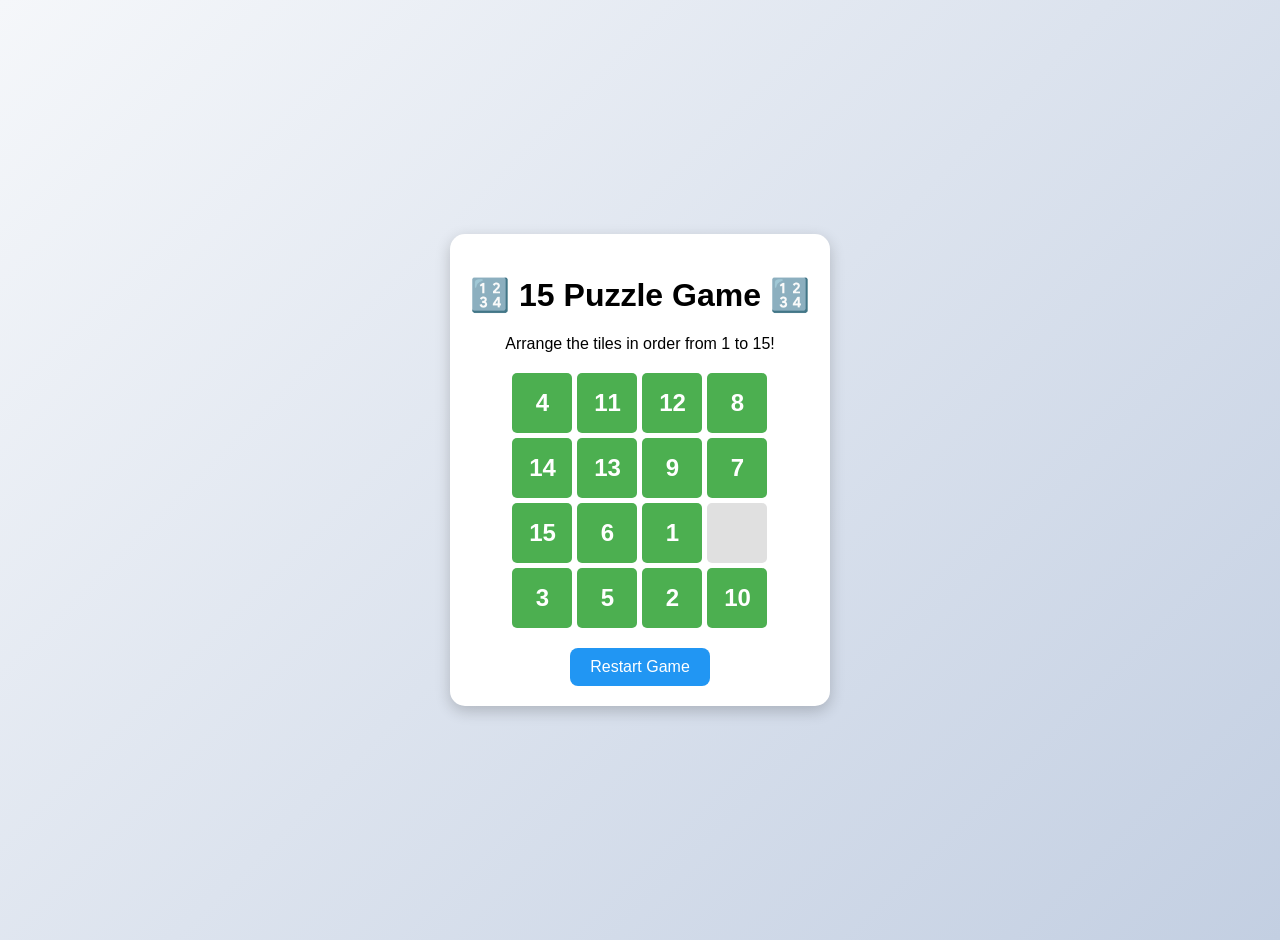
<file: projects/15 Sliding Puzzle/index.html>
<!DOCTYPE html>
<html lang="en">
<head>
  <meta charset="UTF-8">
  <meta name="viewport" content="width=device-width, initial-scale=1.0">
  <title>15 Puzzle Game</title>
  <link rel="stylesheet" href="style.css">
</head>
<body>
  <div class="container">
    <h1>🔢 15 Puzzle Game 🔢</h1>
    <p>Arrange the tiles in order from 1 to 15!</p>
    <div id="puzzle" class="puzzle"></div>
    <h2 id="message"></h2>
    <button id="restart">Restart Game</button>
  </div>

  <script src="script.js"></script>
</body>
</html>
</file>
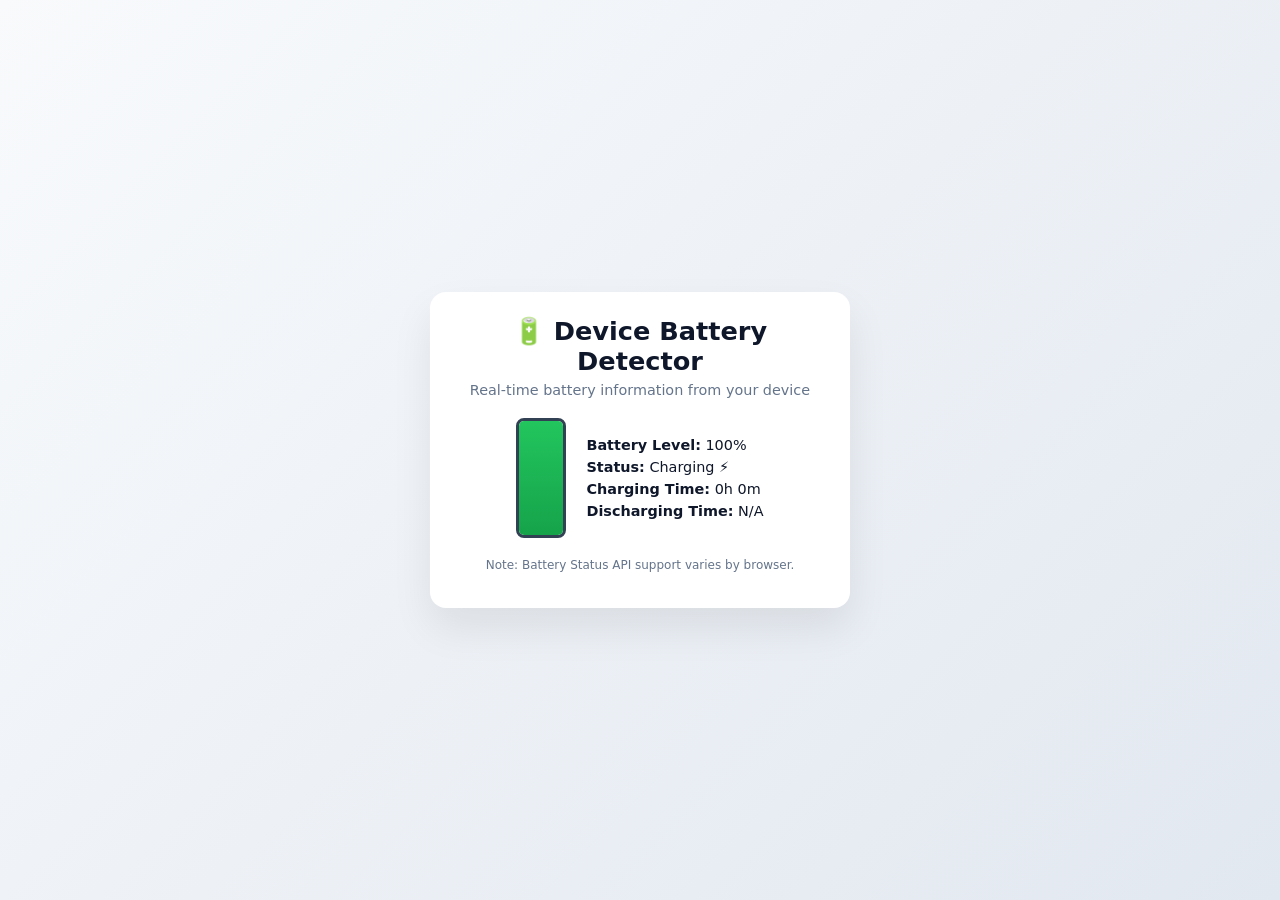
<file: projects/battery-detector-app/index.html>
<!DOCTYPE html>
<html lang="en">
<head>
  <meta charset="UTF-8" />
  <title>Device Battery Detector</title>
  <meta name="viewport" content="width=device-width, initial-scale=1.0" />
  <link rel="stylesheet" href="style.css" />
</head>
<body>

  <main class="container">
    <h1>🔋 Device Battery Detector</h1>
    <p class="subtitle">Real-time battery information from your device</p>

    <div class="battery-card">
      <div class="battery-visual">
        <div class="battery-level" id="batteryLevel"></div>
      </div>

      <div class="battery-info">
        <p><strong>Battery Level:</strong> <span id="levelText">--%</span></p>
        <p><strong>Status:</strong> <span id="statusText">--</span></p>
        <p><strong>Charging Time:</strong> <span id="chargingTime">--</span></p>
        <p><strong>Discharging Time:</strong> <span id="dischargingTime">--</span></p>
      </div>
    </div>

    <p class="note">
      Note: Battery Status API support varies by browser.
    </p>
  </main>

  <script src="script.js"></script>
</body>
</html>
</file>
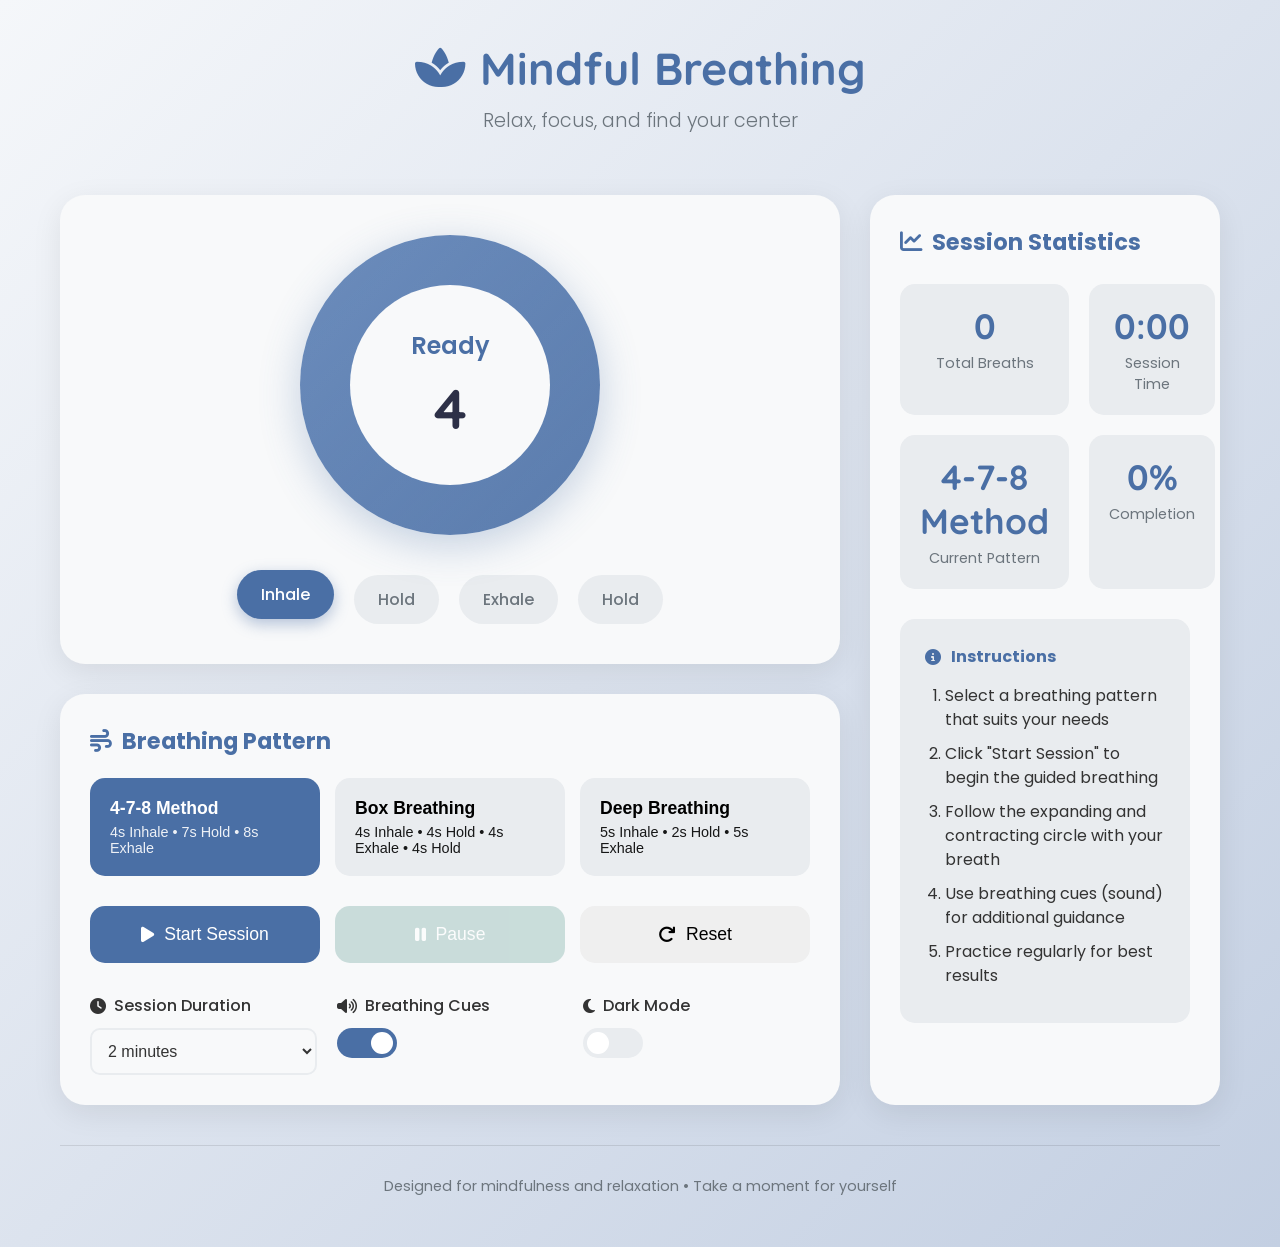
<file: projects/BreathingInterface/index.html>
<!DOCTYPE html>
<html lang="en">
<head>
    <meta charset="UTF-8">
    <meta name="viewport" content="width=device-width, initial-scale=1.0">
    <title>Mindful Breathing Exercise</title>
    <link rel="stylesheet" href="styles.css">
    <link rel="stylesheet" href="https://cdnjs.cloudflare.com/ajax/libs/font-awesome/6.4.0/css/all.min.css">
    <link href="https://fonts.googleapis.com/css2?family=Poppins:wght@300;400;500;600&family=Quicksand:wght@400;500;700&display=swap" rel="stylesheet">
</head>
<body>
    <div class="container">
        <header>
            <h1><i class="fas fa-spa"></i> Mindful Breathing</h1>
            <p class="subtitle">Relax, focus, and find your center</p>
        </header>

        <div class="app-container">
            <div class="main-content">
                <div class="breathing-visualizer">
                    <div class="circle-container">
                        <div class="outer-circle">
                            <div class="inner-circle" id="breathing-circle">
                                <div class="circle-text" id="breath-phase">Breathe In</div>
                                <div class="timer" id="countdown">4</div>
                            </div>
                        </div>
                        <div class="breath-indicators">
                            <div class="indicator inhale active"><span>Inhale</span></div>
                            <div class="indicator hold1"><span>Hold</span></div>
                            <div class="indicator exhale"><span>Exhale</span></div>
                            <div class="indicator hold2"><span>Hold</span></div>
                        </div>
                    </div>
                </div>

                <div class="controls">
                    <div class="pattern-selector">
                        <h3><i class="fas fa-wind"></i> Breathing Pattern</h3>
                        <div class="pattern-options">
                            <button class="pattern-btn active" data-pattern="4-7-8">
                                <div class="pattern-name">4-7-8 Method</div>
                                <div class="pattern-desc">4s Inhale • 7s Hold • 8s Exhale</div>
                            </button>
                            <button class="pattern-btn" data-pattern="box">
                                <div class="pattern-name">Box Breathing</div>
                                <div class="pattern-desc">4s Inhale • 4s Hold • 4s Exhale • 4s Hold</div>
                            </button>
                            <button class="pattern-btn" data-pattern="deep">
                                <div class="pattern-name">Deep Breathing</div>
                                <div class="pattern-desc">5s Inhale • 2s Hold • 5s Exhale</div>
                            </button>
                        </div>
                    </div>

                    <div class="session-controls">
                        <button id="startBtn" class="control-btn primary">
                            <i class="fas fa-play"></i> Start Session
                        </button>
                        <button id="pauseBtn" class="control-btn secondary" disabled>
                            <i class="fas fa-pause"></i> Pause
                        </button>
                        <button id="resetBtn" class="control-btn">
                            <i class="fas fa-redo"></i> Reset
                        </button>
                    </div>

                    <div class="session-settings">
                        <div class="setting">
                            <label for="duration"><i class="fas fa-clock"></i> Session Duration</label>
                            <select id="duration">
                                <option value="1">1 minute</option>
                                <option value="2" selected>2 minutes</option>
                                <option value="5">5 minutes</option>
                                <option value="10">10 minutes</option>
                            </select>
                        </div>
                        
                        <div class="setting">
                            <label for="soundToggle"><i class="fas fa-volume-up"></i> Breathing Cues</label>
                            <div class="toggle-switch">
                                <input type="checkbox" id="soundToggle" checked>
                                <label for="soundToggle" class="toggle-slider"></label>
                            </div>
                        </div>

                        <div class="setting">
                            <label for="themeToggle"><i class="fas fa-moon"></i> Dark Mode</label>
                            <div class="toggle-switch">
                                <input type="checkbox" id="themeToggle">
                                <label for="themeToggle" class="toggle-slider"></label>
                            </div>
                        </div>
                    </div>
                </div>
            </div>

            <div class="stats-panel">
                <h3><i class="fas fa-chart-line"></i> Session Statistics</h3>
                <div class="stats-grid">
                    <div class="stat-card">
                        <div class="stat-value" id="totalBreaths">0</div>
                        <div class="stat-label">Total Breaths</div>
                    </div>
                    <div class="stat-card">
                        <div class="stat-value" id="sessionTime">0:00</div>
                        <div class="stat-label">Session Time</div>
                    </div>
                    <div class="stat-card">
                        <div class="stat-value" id="currentPattern">4-7-8</div>
                        <div class="stat-label">Current Pattern</div>
                    </div>
                    <div class="stat-card">
                        <div class="stat-value" id="completion">0%</div>
                        <div class="stat-label">Completion</div>
                    </div>
                </div>
                
                <div class="instructions">
                    <h4><i class="fas fa-info-circle"></i> Instructions</h4>
                    <ol>
                        <li>Select a breathing pattern that suits your needs</li>
                        <li>Click "Start Session" to begin the guided breathing</li>
                        <li>Follow the expanding and contracting circle with your breath</li>
                        <li>Use breathing cues (sound) for additional guidance</li>
                        <li>Practice regularly for best results</li>
                    </ol>
                </div>
            </div>
        </div>

        <footer>
            <p>Designed for mindfulness and relaxation • Take a moment for yourself</p>
        </footer>
    </div>

    <audio id="inhaleSound" src="https://assets.mixkit.co/sfx/preview/mixkit-deep-arcade-game-notification-234.mp3" preload="auto"></audio>
    <audio id="exhaleSound" src="https://assets.mixkit.co/sfx/preview/mixkit-magic-sparkles-300.mp3" preload="auto"></audio>

    <script src="script.js"></script>
</body>
</html>
</file>
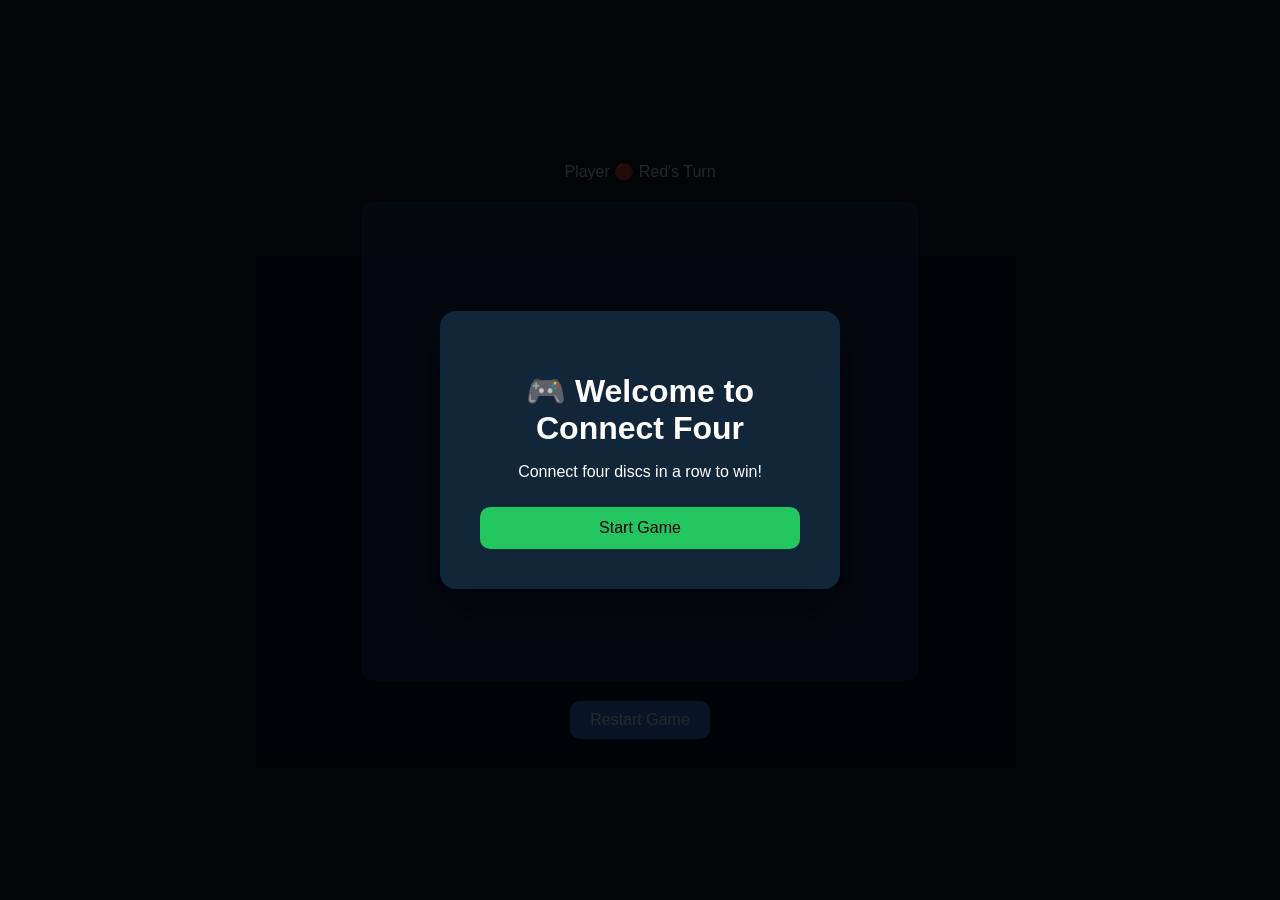
<file: projects/connect-four/index.html>
<!DOCTYPE html>
<html lang="en">
<head>
  <meta charset="UTF-8" />
  <meta name="viewport" content="width=device-width, initial-scale=1.0"/>
  <title>Connect Four</title>
  <link rel="stylesheet" href="style.css" />
</head>
<body>

<!-- Overlay -->
  <div class="overlay" id="overlay">

    <!-- Welcome Modal -->
    <div class="modal" id="welcomeModal">
      <h1>🎮 Welcome to Connect Four</h1>
      <p>Connect four discs in a row to win!</p>
      <button id="startBtn">Start Game</button>
    </div>

    <!-- Mode Selection Modal -->
    <div class="modal hidden" id="modeModal">
      <h2>Select Game Mode</h2>
      <button id="twoPlayerBtn">👥 Two Players</button>
      <button id="aiBtn">🤖 Play with Computer</button>
    </div>

  </div>

  <!-- Game Area -->
  <div class="game-container hidden" id="gameContainer">
    <div id="status">Player 🔴 Red's Turn</div>
    <div class="board" id="board"></div>
    <button id="restart">Restart Game</button>
  </div>


<script src="script.js"></script>
</body>

</html>
</file>
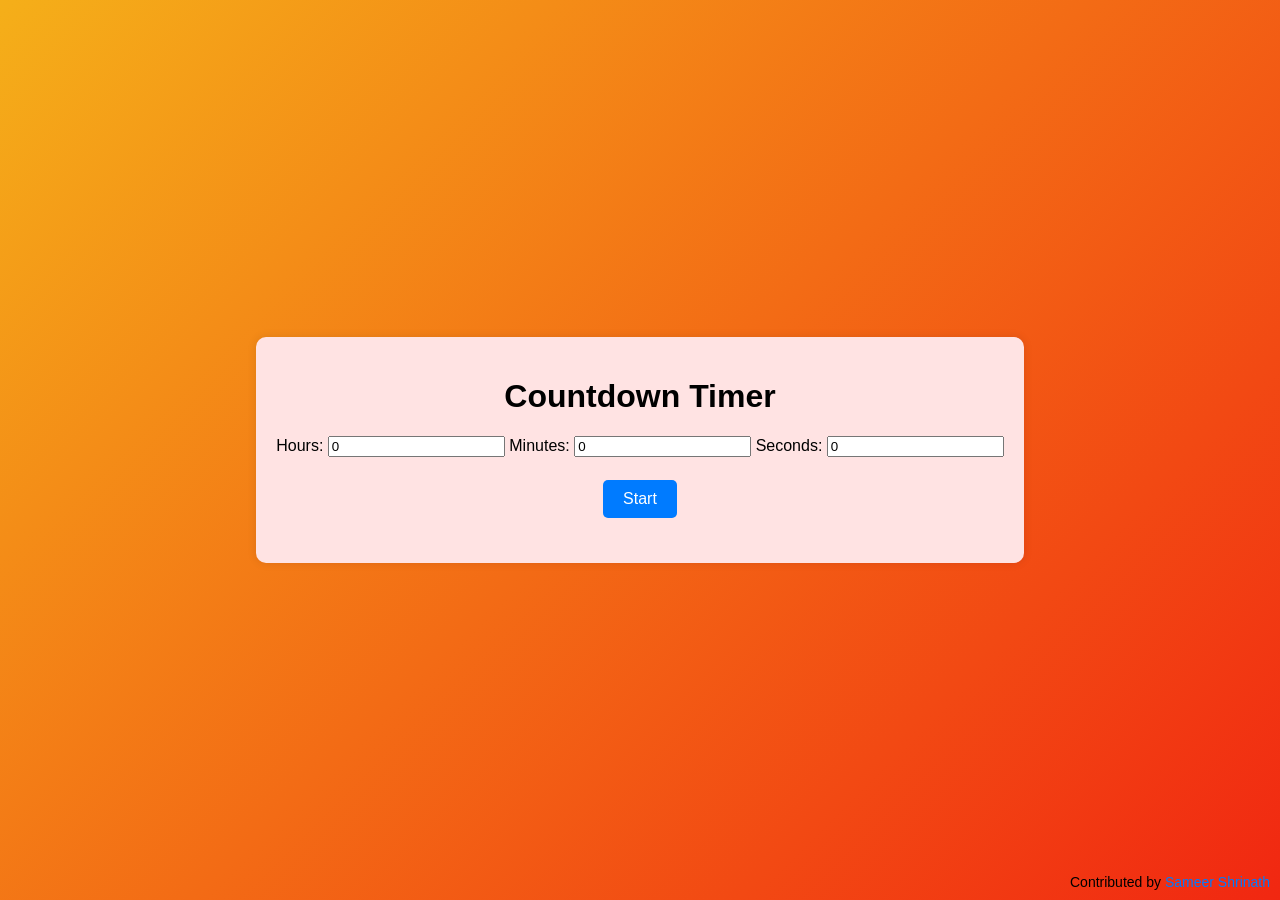
<file: projects/countdown/index.html>
<!DOCTYPE html>
<html lang="en">
<head>
  <meta charset="UTF-8">
  <meta name="viewport" content="width=device-width, initial-scale=1.0">
  <title>Countdown Timer</title>
  <style>
    body {
      font-family: 'Arial', sans-serif;
      display: flex;
      justify-content: center;
      align-items: center;
      height: 100vh;
      margin: 0;
    }

    .timer-container {
      text-align: center;
      background-color:rgb(255, 227, 227);
      padding: 20px;
      border-radius: 10px;
      box-shadow: 0px 0px 10px rgba(0, 0, 0, 0.1);
    }

    #timer {
      font-size: 2rem;
      margin-top: 20px;
    }

    #timer span {
      font-weight: bold;
      margin: 0 5px;
    }

    .buttons {
      margin-top: 20px;
    }

    button {
      padding: 10px 20px;
      margin: 5px;
      border: none;
      background-color: #007bff;
      color: white;
      cursor: pointer;
      font-size: 1rem;
      border-radius: 5px;
    }

    button:hover {
      background-color: #0056b3;
    }
    footer {
  position: fixed;
  bottom: 0;
  right: 0;
  margin: 10px;
  font-size: 14px;
}

footer a {
  color: #007bff;
  text-decoration: none;
}

footer a:hover {
  text-decoration: underline;
}

    /* Gradient 1 - Active */
    body {
      background: linear-gradient(135deg, #f5af19, #f12711);
    }

    /* Gradient 2 - Commented */
    /* body {
      background: linear-gradient(135deg, #00c6ff, #0072ff);
    } */

    /* Gradient 3 - Commented */
    /* body {
      background: linear-gradient(135deg, #fc466b, #3f5efb);
    } */

    /* Gradient 4 - Commented */
    /* body {
      background: linear-gradient(135deg, #c94b4b, #4b134f);
    } */

    /* Gradient 5 - Commented */
    /* body {
      background: linear-gradient(135deg, #36d1dc, #5b86e5);
    } */
  </style>
</head>
<body>
  <div class="timer-container">
    <h1>Countdown Timer</h1>

    <!-- Timer Inputs -->
    <div id="timerInputs">
      <label for="hours">Hours: </label>
      <input type="number" id="hours" value="0" min="0">
      <label for="minutes">Minutes: </label>
      <input type="number" id="minutes" value="0" min="0">
      <label for="seconds">Seconds: </label>
      <input type="number" id="seconds" value="0" min="0">
      <br><br>
      <button id="startButton">Start</button>
    </div>

    <!-- Timer Display -->
    <div id="timer" style="display: none;">
      <span id="hoursDisplay">00</span> Hours 
      <span id="minutesDisplay">00</span> Minutes 
      <span id="secondsDisplay">00</span> Seconds
    </div>

    <!-- Stop Button -->
    <div class="buttons">
      <button id="stopButton" style="display: none;">Stop</button>
    </div>
  </div>

  <script>
    let countdown;
    
    // Function to start the timer
    document.getElementById('startButton').addEventListener('click', function() {
      const inputHours = document.getElementById('hours').value;
      const inputMinutes = document.getElementById('minutes').value;
      const inputSeconds = document.getElementById('seconds').value;
      
      const countdownTime = (inputHours * 60 * 60) + (inputMinutes * 60) + (inputSeconds * 1);

      if (countdownTime > 0) {
        startCountdown(countdownTime);

        // Hide the inputs and show the timer display
        document.getElementById('timerInputs').style.display = 'none';
        document.getElementById('timer').style.display = 'block';
        document.getElementById('stopButton').style.display = 'inline';
      }
    });

    // Function to stop the timer
    document.getElementById('stopButton').addEventListener('click', function() {
      clearInterval(countdown);

      // Reset and show input fields again
      document.getElementById('timerInputs').style.display = 'block';
      document.getElementById('timer').style.display = 'none';
      document.getElementById('stopButton').style.display = 'none';
    });

    function startCountdown(totalSeconds) {
      countdown = setInterval(function() {
        if (totalSeconds < 0) {
          clearInterval(countdown);
          document.getElementById("timer").innerHTML = "EXPIRED";
          return;
        }

        const hours = Math.floor((totalSeconds / 3600) % 24);
        const minutes = Math.floor((totalSeconds % 3600) / 60);
        const seconds = totalSeconds % 60;

        document.getElementById("hoursDisplay").innerHTML = hours.toString().padStart(2, '0');
        document.getElementById("minutesDisplay").innerHTML = minutes.toString().padStart(2, '0');
        document.getElementById("secondsDisplay").innerHTML = seconds.toString().padStart(2, '0');

        totalSeconds--;
      }, 1000);
    }
  </script>
  
</body>
<footer > Contributed by <a href="https://github.com/Sameershrinath">Sameer Shrinath</footer>
</html>
</file>
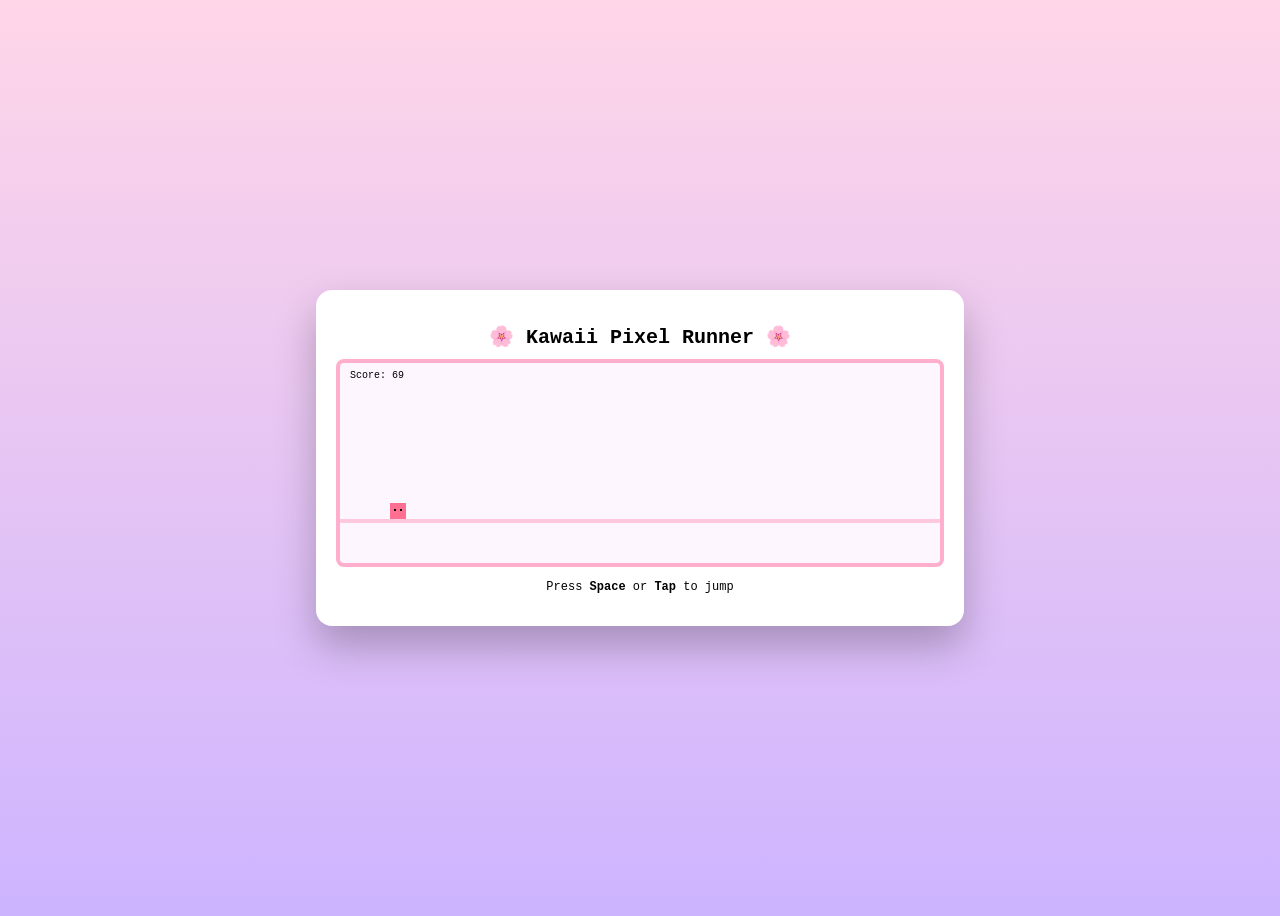
<file: projects/infinite-runner/index.html>
<!DOCTYPE html>
<html lang="en">
<head>
  <meta charset="UTF-8" />
  <title>Kawaii Pixel Runner</title>
  <link rel="stylesheet" href="style.css" />
</head>
<body>
  <div class="container">
    <h1>🌸 Kawaii Pixel Runner 🌸</h1>
    <canvas id="gameCanvas" width="600" height="200"></canvas>
    <p>Press <strong>Space</strong> or <strong>Tap</strong> to jump</p>
  </div>

  <script src="script.js"></script>
</body>
</html>
</file>
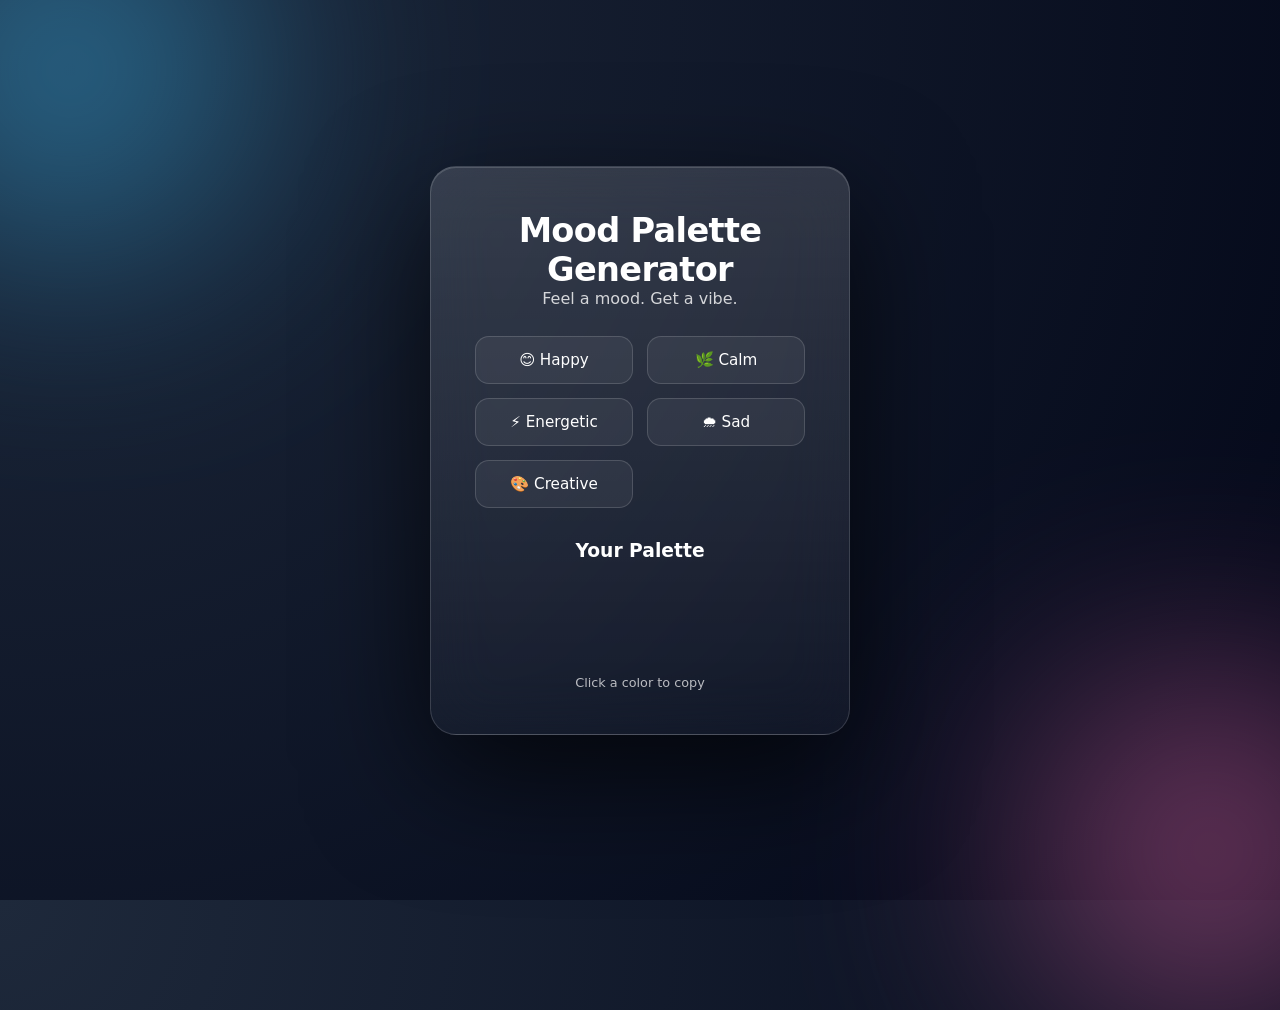
<file: projects/Mood Base Colour generator/index.html>
<!DOCTYPE html>
<html lang="en">
<head>
  <meta charset="UTF-8" />
  <title>Mood Palette Generator</title>
  <link rel="stylesheet" href="style.css" />
</head>
<body>
  <div class="orb one"></div>
  <div class="orb two"></div>

  <div class="app">
    <h1>Mood Palette Generator</h1>
    <p class="tagline">Feel a mood. Get a vibe.</p>

    <div class="moods">
      <button data-mood="happy">😊 Happy</button>
      <button data-mood="calm">🌿 Calm</button>
      <button data-mood="energetic">⚡ Energetic</button>
      <button data-mood="sad">🌧 Sad</button>
      <button data-mood="creative">🎨 Creative</button>
    </div>

    <div class="palette">
      <h3>Your Palette</h3>
      <div class="colors" id="colors"></div>
      <p class="hint">Click a color to copy</p>
    </div>
  </div>

  <script src="script.js"></script>
</body>
</html>
</file>
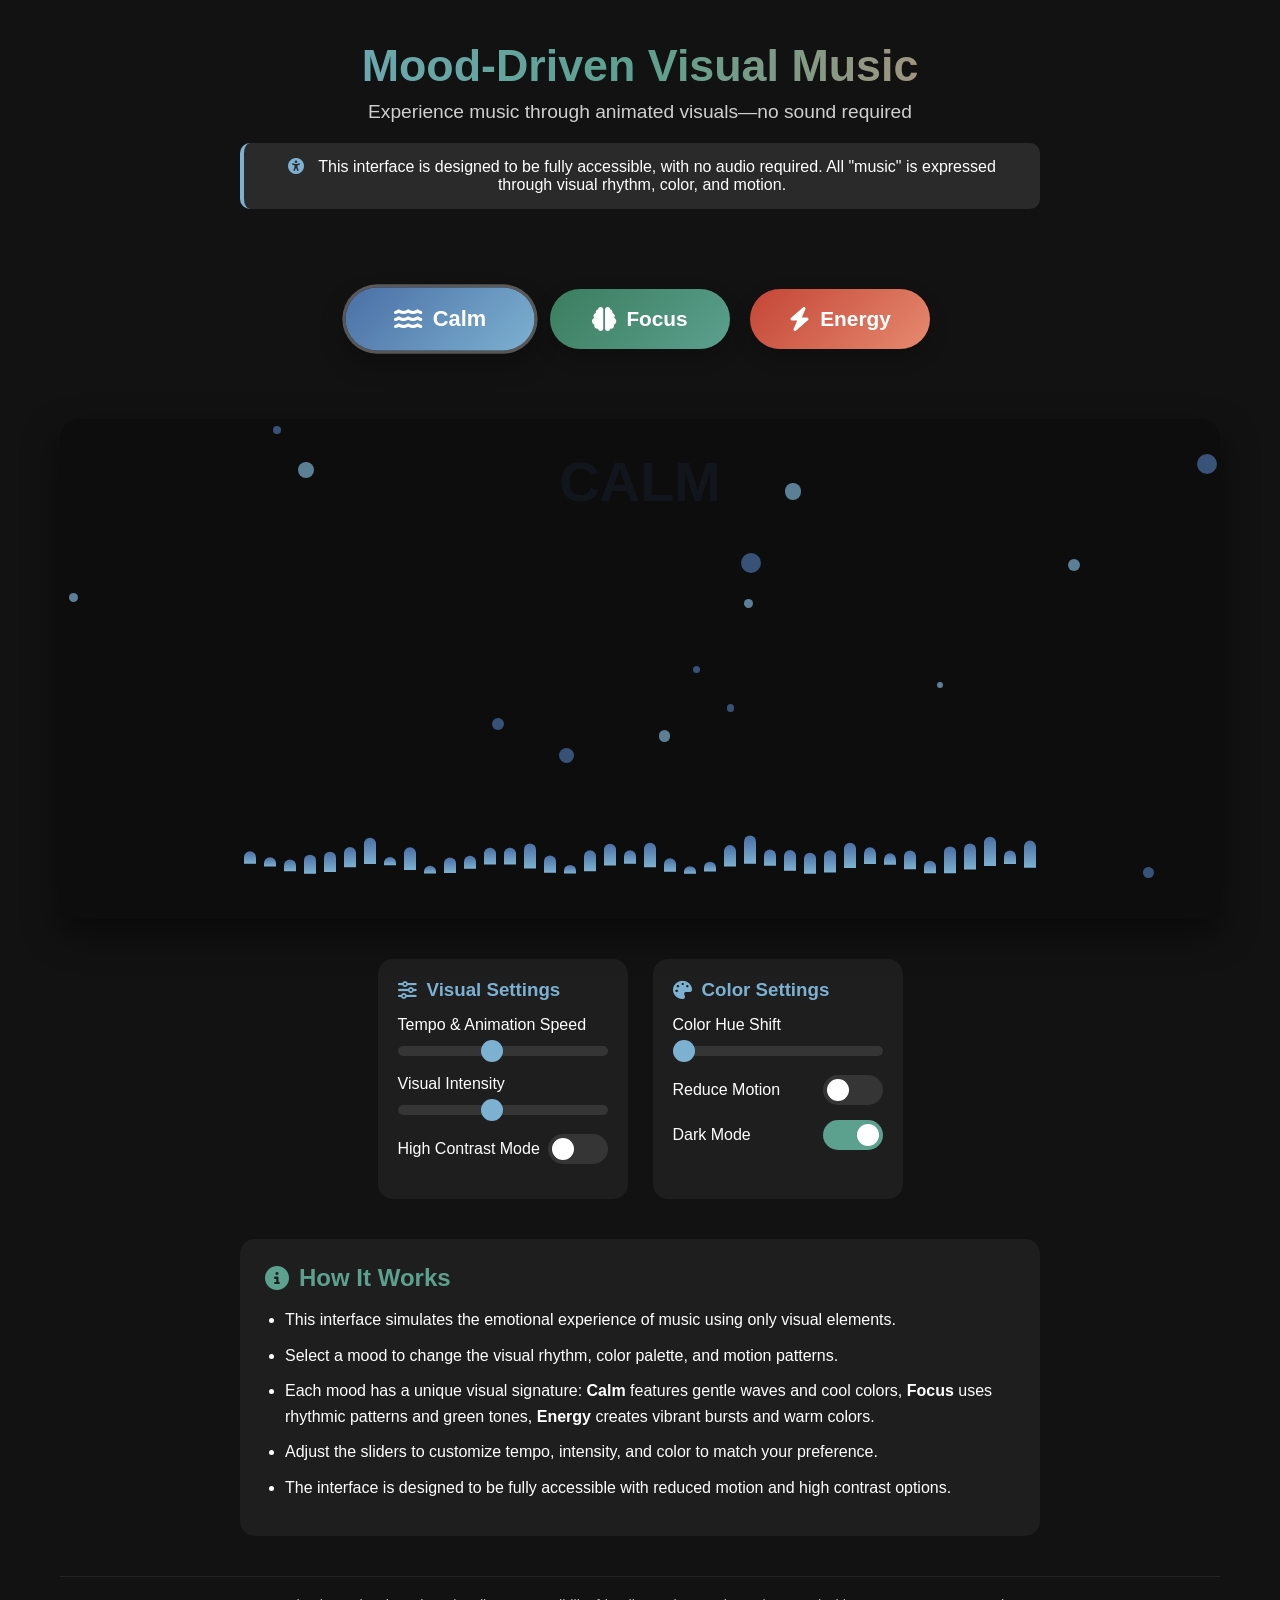
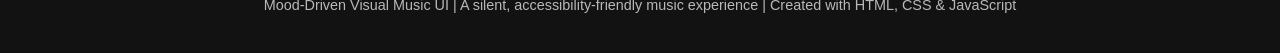
<file: projects/Mood_Driven_Music_UI/index.html>
<!DOCTYPE html>
<html lang="en">
<head>
    <meta charset="UTF-8">
    <meta name="viewport" content="width=device-width, initial-scale=1.0">
    <title>Mood-Driven Visual Music</title>
    <link rel="stylesheet" href="https://cdnjs.cloudflare.com/ajax/libs/font-awesome/6.4.0/css/all.min.css">
    <style>
        * {
            margin: 0;
            padding: 0;
            box-sizing: border-box;
            font-family: 'Segoe UI', Tahoma, Geneva, Verdana, sans-serif;
        }
        
        :root {
            --calm-primary: #4a6fa5;
            --calm-secondary: #7db1d1;
            --focus-primary: #3a7d5f;
            --focus-secondary: #5ca08e;
            --energy-primary: #c44536;
            --energy-secondary: #e68a6f;
            --dark-bg: #121212;
            --light-bg: #f8f9fa;
            --text-light: #ffffff;
            --text-dark: #333333;
        }
        
        body {
            background-color: var(--dark-bg);
            color: var(--text-light);
            min-height: 100vh;
            overflow-x: hidden;
            transition: background-color 0.5s ease;
        }
        
        .container {
            max-width: 1200px;
            margin: 0 auto;
            padding: 20px;
        }
        
        header {
            text-align: center;
            padding: 20px 0;
            margin-bottom: 30px;
        }
        
        h1 {
            font-size: 2.8rem;
            margin-bottom: 10px;
            background: linear-gradient(to right, #7db1d1, #5ca08e, #e68a6f);
            -webkit-background-clip: text;
            -webkit-text-fill-color: transparent;
            background-clip: text;
        }
        
        .subtitle {
            font-size: 1.2rem;
            opacity: 0.8;
            margin-bottom: 20px;
        }
        
        .accessibility-notice {
            background-color: rgba(255, 255, 255, 0.1);
            border-radius: 10px;
            padding: 15px;
            margin-bottom: 30px;
            max-width: 800px;
            margin-left: auto;
            margin-right: auto;
            text-align: center;
            border-left: 4px solid #7db1d1;
        }
        
        .accessibility-notice i {
            margin-right: 10px;
            color: #7db1d1;
        }
        
        .controls {
            display: flex;
            flex-direction: column;
            align-items: center;
            margin-bottom: 40px;
        }
        
        .mood-selector {
            display: flex;
            flex-wrap: wrap;
            justify-content: center;
            gap: 20px;
            margin-bottom: 30px;
        }
        
        .mood-btn {
            padding: 18px 30px;
            border-radius: 50px;
            font-size: 1.3rem;
            font-weight: 600;
            border: none;
            cursor: pointer;
            display: flex;
            align-items: center;
            transition: all 0.3s ease;
            min-width: 180px;
            justify-content: center;
            box-shadow: 0 8px 20px rgba(0, 0, 0, 0.2);
            transform: translateY(0);
        }
        
        .mood-btn:hover {
            transform: translateY(-5px);
            box-shadow: 0 12px 25px rgba(0, 0, 0, 0.3);
        }
        
        .mood-btn:active {
            transform: translateY(-2px);
        }
        
        .mood-btn i {
            margin-right: 10px;
            font-size: 1.5rem;
        }
        
        #calm-btn {
            background: linear-gradient(135deg, var(--calm-primary), var(--calm-secondary));
            color: white;
        }
        
        #focus-btn {
            background: linear-gradient(135deg, var(--focus-primary), var(--focus-secondary));
            color: white;
        }
        
        #energy-btn {
            background: linear-gradient(135deg, var(--energy-primary), var(--energy-secondary));
            color: white;
        }
        
        .active-mood {
            transform: scale(1.05);
            box-shadow: 0 0 0 3px rgba(255, 255, 255, 0.3), 0 12px 25px rgba(0, 0, 0, 0.3);
        }
        
        .visualizer-container {
            position: relative;
            width: 100%;
            height: 500px;
            background-color: rgba(0, 0, 0, 0.3);
            border-radius: 20px;
            overflow: hidden;
            margin-bottom: 40px;
            box-shadow: 0 15px 35px rgba(0, 0, 0, 0.5);
        }
        
        .waveform {
            position: absolute;
            bottom: 0;
            left: 0;
            width: 100%;
            height: 100%;
            display: flex;
            align-items: flex-end;
            justify-content: center;
            padding-bottom: 50px;
        }
        
        .wave-bar {
            width: 12px;
            margin: 0 4px;
            background: linear-gradient(to top, var(--calm-secondary), var(--calm-primary));
            border-radius: 6px 6px 0 0;
            transform-origin: bottom;
        }
        
        .mood-title {
            position: absolute;
            top: 30px;
            left: 0;
            width: 100%;
            text-align: center;
            font-size: 3.5rem;
            font-weight: 800;
            opacity: 0.1;
            z-index: 1;
            transition: all 0.8s ease;
        }
        
        .particles-container {
            position: absolute;
            top: 0;
            left: 0;
            width: 100%;
            height: 100%;
            pointer-events: none;
        }
        
        .particle {
            position: absolute;
            border-radius: 50%;
            opacity: 0.7;
        }
        
        .settings {
            display: flex;
            flex-wrap: wrap;
            justify-content: center;
            gap: 25px;
            margin-bottom: 40px;
        }
        
        .setting-group {
            background-color: rgba(255, 255, 255, 0.05);
            padding: 20px;
            border-radius: 15px;
            min-width: 250px;
        }
        
        .setting-group h3 {
            margin-bottom: 15px;
            color: #7db1d1;
            display: flex;
            align-items: center;
            gap: 10px;
        }
        
        .slider-container {
            margin-bottom: 15px;
        }
        
        .slider-container label {
            display: block;
            margin-bottom: 8px;
            font-weight: 500;
        }
        
        .slider {
            width: 100%;
            height: 10px;
            -webkit-appearance: none;
            appearance: none;
            background: rgba(255, 255, 255, 0.1);
            border-radius: 5px;
            outline: none;
        }
        
        .slider::-webkit-slider-thumb {
            -webkit-appearance: none;
            appearance: none;
            width: 22px;
            height: 22px;
            border-radius: 50%;
            cursor: pointer;
            background: var(--calm-secondary);
        }
        
        .slider::-moz-range-thumb {
            width: 22px;
            height: 22px;
            border-radius: 50%;
            cursor: pointer;
            background: var(--calm-secondary);
            border: none;
        }
        
        .toggle-switch {
            display: flex;
            align-items: center;
            justify-content: space-between;
            margin-bottom: 15px;
        }
        
        .switch {
            position: relative;
            display: inline-block;
            width: 60px;
            height: 30px;
        }
        
        .switch input {
            opacity: 0;
            width: 0;
            height: 0;
        }
        
        .slider-switch {
            position: absolute;
            cursor: pointer;
            top: 0;
            left: 0;
            right: 0;
            bottom: 0;
            background-color: rgba(255, 255, 255, 0.1);
            transition: .4s;
            border-radius: 34px;
        }
        
        .slider-switch:before {
            position: absolute;
            content: "";
            height: 22px;
            width: 22px;
            left: 4px;
            bottom: 4px;
            background-color: white;
            transition: .4s;
            border-radius: 50%;
        }
        
        input:checked + .slider-switch {
            background-color: var(--focus-secondary);
        }
        
        input:checked + .slider-switch:before {
            transform: translateX(30px);
        }
        
        .instructions {
            background-color: rgba(255, 255, 255, 0.05);
            padding: 25px;
            border-radius: 15px;
            max-width: 800px;
            margin: 0 auto 40px;
        }
        
        .instructions h2 {
            color: #5ca08e;
            margin-bottom: 15px;
            display: flex;
            align-items: center;
            gap: 10px;
        }
        
        .instructions ul {
            padding-left: 20px;
            line-height: 1.6;
        }
        
        .instructions li {
            margin-bottom: 10px;
        }
        
        footer {
            text-align: center;
            padding: 20px;
            margin-top: 30px;
            border-top: 1px solid rgba(255, 255, 255, 0.1);
            font-size: 0.9rem;
            opacity: 0.7;
        }
        
        @media (max-width: 768px) {
            .mood-selector {
                flex-direction: column;
                align-items: center;
            }
            
            .mood-btn {
                width: 100%;
                max-width: 300px;
            }
            
            .visualizer-container {
                height: 400px;
            }
            
            .mood-title {
                font-size: 2.5rem;
            }
            
            h1 {
                font-size: 2.2rem;
            }
        }
        
        /* Reduced motion support */
        @media (prefers-reduced-motion: reduce) {
            .wave-bar, .particle, .mood-title {
                animation-duration: 0.01ms !important;
                animation-iteration-count: 1 !important;
                transition-duration: 0.01ms !important;
            }
            
            .mood-btn:hover {
                transform: none;
            }
        }
        
        /* High contrast mode */
        @media (prefers-contrast: high) {
            .wave-bar, .particle {
                opacity: 1;
            }
            
            .mood-btn {
                border: 2px solid white;
            }
        }
    </style>
</head>
<body>
    <div class="container">
        <header>
            <h1>Mood-Driven Visual Music</h1>
            <p class="subtitle">Experience music through animated visuals—no sound required</p>
            
            <div class="accessibility-notice">
                <i class="fas fa-universal-access"></i>
                <span>This interface is designed to be fully accessible, with no audio required. All "music" is expressed through visual rhythm, color, and motion.</span>
            </div>
        </header>
        
        <main>
            <div class="controls">
                <div class="mood-selector">
                    <button id="calm-btn" class="mood-btn active-mood">
                        <i class="fas fa-water"></i> Calm
                    </button>
                    <button id="focus-btn" class="mood-btn">
                        <i class="fas fa-brain"></i> Focus
                    </button>
                    <button id="energy-btn" class="mood-btn">
                        <i class="fas fa-bolt"></i> Energy
                    </button>
                </div>
            </div>
            
            <div class="visualizer-container">
                <div class="mood-title" id="mood-title">CALM</div>
                
                <div class="waveform" id="waveform">
                    <!-- Wave bars will be generated by JavaScript -->
                </div>
                
                <div class="particles-container" id="particles-container">
                    <!-- Particles will be generated by JavaScript -->
                </div>
            </div>
            
            <div class="settings">
                <div class="setting-group">
                    <h3><i class="fas fa-sliders-h"></i> Visual Settings</h3>
                    
                    <div class="slider-container">
                        <label for="tempo-slider">Tempo & Animation Speed</label>
                        <input type="range" min="1" max="10" value="5" class="slider" id="tempo-slider">
                    </div>
                    
                    <div class="slider-container">
                        <label for="intensity-slider">Visual Intensity</label>
                        <input type="range" min="1" max="10" value="5" class="slider" id="intensity-slider">
                    </div>
                    
                    <div class="toggle-switch">
                        <span>High Contrast Mode</span>
                        <label class="switch">
                            <input type="checkbox" id="contrast-toggle">
                            <span class="slider-switch"></span>
                        </label>
                    </div>
                </div>
                
                <div class="setting-group">
                    <h3><i class="fas fa-palette"></i> Color Settings</h3>
                    
                    <div class="slider-container">
                        <label for="hue-slider">Color Hue Shift</label>
                        <input type="range" min="0" max="360" value="0" class="slider" id="hue-slider">
                    </div>
                    
                    <div class="toggle-switch">
                        <span>Reduce Motion</span>
                        <label class="switch">
                            <input type="checkbox" id="motion-toggle">
                            <span class="slider-switch"></span>
                        </label>
                    </div>
                    
                    <div class="toggle-switch">
                        <span>Dark Mode</span>
                        <label class="switch">
                            <input type="checkbox" id="darkmode-toggle" checked>
                            <span class="slider-switch"></span>
                        </label>
                    </div>
                </div>
            </div>
            
            <div class="instructions">
                <h2><i class="fas fa-info-circle"></i> How It Works</h2>
                <ul>
                    <li>This interface simulates the emotional experience of music using only visual elements.</li>
                    <li>Select a mood to change the visual rhythm, color palette, and motion patterns.</li>
                    <li>Each mood has a unique visual signature: <strong>Calm</strong> features gentle waves and cool colors, <strong>Focus</strong> uses rhythmic patterns and green tones, <strong>Energy</strong> creates vibrant bursts and warm colors.</li>
                    <li>Adjust the sliders to customize tempo, intensity, and color to match your preference.</li>
                    <li>The interface is designed to be fully accessible with reduced motion and high contrast options.</li>
                </ul>
            </div>
        </main>
        
        <footer>
            <p>Mood-Driven Visual Music UI | A silent, accessibility-friendly music experience | Created with HTML, CSS & JavaScript</p>
        </footer>
    </div>

    <script>
        // Current state
        let currentMood = 'calm';
        let animationSpeed = 5;
        let visualIntensity = 5;
        let hueShift = 0;
        let highContrast = false;
        let reduceMotion = false;
        let darkMode = true;
        
        // DOM Elements
        const calmBtn = document.getElementById('calm-btn');
        const focusBtn = document.getElementById('focus-btn');
        const energyBtn = document.getElementById('energy-btn');
        const moodTitle = document.getElementById('mood-title');
        const waveform = document.getElementById('waveform');
        const particlesContainer = document.getElementById('particles-container');
        const tempoSlider = document.getElementById('tempo-slider');
        const intensitySlider = document.getElementById('intensity-slider');
        const hueSlider = document.getElementById('hue-slider');
        const contrastToggle = document.getElementById('contrast-toggle');
        const motionToggle = document.getElementById('motion-toggle');
        const darkmodeToggle = document.getElementById('darkmode-toggle');
        
        // Mood data with visual properties
        const moods = {
            calm: {
                title: "CALM",
                primaryColor: "#4a6fa5",
                secondaryColor: "#7db1d1",
                waveCount: 40,
                waveHeightMultiplier: 0.7,
                particleCount: 15,
                particleSpeed: 1.5,
                waveAnimation: "calmWave"
            },
            focus: {
                title: "FOCUS",
                primaryColor: "#3a7d5f",
                secondaryColor: "#5ca08e",
                waveCount: 60,
                waveHeightMultiplier: 0.9,
                particleCount: 10,
                particleSpeed: 2.0,
                waveAnimation: "focusWave"
            },
            energy: {
                title: "ENERGY",
                primaryColor: "#c44536",
                secondaryColor: "#e68a6f",
                waveCount: 80,
                waveHeightMultiplier: 1.2,
                particleCount: 25,
                particleSpeed: 3.0,
                waveAnimation: "energyWave"
            }
        };
        
        // Initialize the visualizer
        function initVisualizer() {
            createWaveBars();
            createParticles();
            updateVisualizer();
            
            // Start animation
            animateVisuals();
            
            // Set up event listeners
            setupEventListeners();
        }
        
        // Create waveform bars
        function createWaveBars() {
            waveform.innerHTML = '';
            const mood = moods[currentMood];
            
            for (let i = 0; i < mood.waveCount; i++) {
                const bar = document.createElement('div');
                bar.className = 'wave-bar';
                bar.style.height = `${10 + Math.random() * 30}px`;
                waveform.appendChild(bar);
            }
        }
        
        // Create particles
        function createParticles() {
            particlesContainer.innerHTML = '';
            const mood = moods[currentMood];
            
            for (let i = 0; i < mood.particleCount; i++) {
                const particle = document.createElement('div');
                particle.className = 'particle';
                
                // Random size between 5 and 20px
                const size = 5 + Math.random() * 15;
                particle.style.width = `${size}px`;
                particle.style.height = `${size}px`;
                
                // Random position
                particle.style.left = `${Math.random() * 100}%`;
                particle.style.top = `${Math.random() * 100}%`;
                
                // Random color
                const colorChoice = Math.random() > 0.5 ? mood.primaryColor : mood.secondaryColor;
                particle.style.backgroundColor = colorChoice;
                
                particlesContainer.appendChild(particle);
            }
        }
        
        // Update visualizer based on current settings
        function updateVisualizer() {
            const mood = moods[currentMood];
            
            // Update title
            moodTitle.textContent = mood.title;
            
            // Calculate adjusted colors based on hue shift
            const primaryColor = adjustHue(mood.primaryColor, hueShift);
            const secondaryColor = adjustHue(mood.secondaryColor, hueShift);
            
            // Update waveform bars
            const waveBars = document.querySelectorAll('.wave-bar');
            waveBars.forEach((bar, index) => {
                // Calculate color gradient based on position
                const position = index / waveBars.length;
                const r = interpolateColor(primaryColor, secondaryColor, position);
                
                // Apply color and animation
                bar.style.background = `linear-gradient(to top, ${secondaryColor}, ${primaryColor})`;
                
                // Set animation with current speed
                const animationDuration = 1 + (10 - animationSpeed) * 0.5;
                const animationName = reduceMotion ? 'none' : mood.waveAnimation;
                
                bar.style.animation = `${animationName} ${animationDuration}s ease-in-out infinite`;
                bar.style.animationDelay = `${index * 0.05}s`;
                
                // Adjust height based on intensity
                const baseHeight = 10 + Math.random() * 30;
                const intensityMultiplier = 0.5 + (visualIntensity / 10);
                bar.style.height = `${baseHeight * intensityMultiplier * mood.waveHeightMultiplier}px`;
            });
            
            // Update particles
            const particles = document.querySelectorAll('.particle');
            particles.forEach((particle, index) => {
                // Calculate color
                const colorChoice = index % 2 === 0 ? primaryColor : secondaryColor;
                particle.style.backgroundColor = colorChoice;
                
                // Set animation with current speed
                if (!reduceMotion) {
                    const animationDuration = 3 + (10 - mood.particleSpeed) * 2;
                    particle.style.animation = `floatParticle ${animationDuration}s ease-in-out infinite`;
                    particle.style.animationDelay = `${index * 0.2}s`;
                } else {
                    particle.style.animation = 'none';
                }
                
                // Adjust opacity based on contrast setting
                particle.style.opacity = highContrast ? '1' : '0.7';
            });
            
            // Update container background
            const visualizerContainer = document.querySelector('.visualizer-container');
            visualizerContainer.style.background = `linear-gradient(135deg, 
                rgba(${hexToRgb(primaryColor)}, 0.1), 
                rgba(${hexToRgb(secondaryColor)}, 0.05))`;
            
            // Update mood title color
            moodTitle.style.color = primaryColor;
            
            // Update slider thumb colors
            document.documentElement.style.setProperty('--calm-secondary', secondaryColor);
        }
        
        // Main animation loop
        function animateVisuals() {
            if (reduceMotion) return;
            
            // Animate waveform bars with slight random variations
            const waveBars = document.querySelectorAll('.wave-bar');
            waveBars.forEach((bar, index) => {
                // Add subtle random movement
                const randomOffset = Math.sin(Date.now() / 1000 + index) * 5;
                bar.style.transform = `scaleY(${1 + (visualIntensity / 100) * Math.sin(Date.now() / (1000 - animationSpeed * 80) + index)}) translateY(${randomOffset}px)`;
            });
            
            // Continue animation
            requestAnimationFrame(animateVisuals);
        }
        
        // Set up event listeners
        function setupEventListeners() {
            // Mood buttons
            calmBtn.addEventListener('click', () => setMood('calm'));
            focusBtn.addEventListener('click', () => setMood('focus'));
            energyBtn.addEventListener('click', () => setMood('energy'));
            
            // Sliders
            tempoSlider.addEventListener('input', () => {
                animationSpeed = parseInt(tempoSlider.value);
                updateVisualizer();
            });
            
            intensitySlider.addEventListener('input', () => {
                visualIntensity = parseInt(intensitySlider.value);
                updateVisualizer();
            });
            
            hueSlider.addEventListener('input', () => {
                hueShift = parseInt(hueSlider.value);
                updateVisualizer();
            });
            
            // Toggles
            contrastToggle.addEventListener('change', () => {
                highContrast = contrastToggle.checked;
                updateVisualizer();
            });
            
            motionToggle.addEventListener('change', () => {
                reduceMotion = motionToggle.checked;
                if (reduceMotion) {
                    document.body.classList.add('reduced-motion');
                } else {
                    document.body.classList.remove('reduced-motion');
                    animateVisuals();
                }
                updateVisualizer();
            });
            
            darkmodeToggle.addEventListener('change', () => {
                darkMode = darkmodeToggle.checked;
                if (darkMode) {
                    document.body.style.backgroundColor = 'var(--dark-bg)';
                    document.body.style.color = 'var(--text-light)';
                } else {
                    document.body.style.backgroundColor = 'var(--light-bg)';
                    document.body.style.color = 'var(--text-dark)';
                }
            });
        }
        
        // Set the current mood
        function setMood(mood) {
            currentMood = mood;
            
            // Update active button
            document.querySelectorAll('.mood-btn').forEach(btn => btn.classList.remove('active-mood'));
            
            if (mood === 'calm') calmBtn.classList.add('active-mood');
            if (mood === 'focus') focusBtn.classList.add('active-mood');
            if (mood === 'energy') energyBtn.classList.add('active-mood');
            
            // Recreate visual elements for new mood
            createWaveBars();
            createParticles();
            updateVisualizer();
        }
        
        // Color utility functions
        function adjustHue(hex, hueShift) {
            // Convert hex to HSL, adjust hue, convert back to hex
            const rgb = hexToRgb(hex);
            const hsl = rgbToHsl(rgb.r, rgb.g, rgb.b);
            hsl.h = (hsl.h + hueShift) % 360;
            const newRgb = hslToRgb(hsl.h, hsl.s, hsl.l);
            return rgbToHex(newRgb.r, newRgb.g, newRgb.b);
        }
        
        function hexToRgb(hex) {
            const result = /^#?([a-f\d]{2})([a-f\d]{2})([a-f\d]{2})$/i.exec(hex);
            return result ? {
                r: parseInt(result[1], 16),
                g: parseInt(result[2], 16),
                b: parseInt(result[3], 16)
            } : {r: 0, g: 0, b: 0};
        }
        
        function rgbToHex(r, g, b) {
            return "#" + ((1 << 24) + (r << 16) + (g << 8) + b).toString(16).slice(1);
        }
        
        function rgbToHsl(r, g, b) {
            r /= 255, g /= 255, b /= 255;
            const max = Math.max(r, g, b), min = Math.min(r, g, b);
            let h, s, l = (max + min) / 2;
            
            if (max === min) {
                h = s = 0; // achromatic
            } else {
                const d = max - min;
                s = l > 0.5 ? d / (2 - max - min) : d / (max + min);
                switch (max) {
                    case r: h = (g - b) / d + (g < b ? 6 : 0); break;
                    case g: h = (b - r) / d + 2; break;
                    case b: h = (r - g) / d + 4; break;
                }
                h /= 6;
            }
            
            return { h: h * 360, s: s * 100, l: l * 100 };
        }
        
        function hslToRgb(h, s, l) {
            h /= 360;
            s /= 100;
            l /= 100;
            let r, g, b;
            
            if (s === 0) {
                r = g = b = l; // achromatic
            } else {
                const hue2rgb = (p, q, t) => {
                    if (t < 0) t += 1;
                    if (t > 1) t -= 1;
                    if (t < 1/6) return p + (q - p) * 6 * t;
                    if (t < 1/2) return q;
                    if (t < 2/3) return p + (q - p) * (2/3 - t) * 6;
                    return p;
                };
                
                const q = l < 0.5 ? l * (1 + s) : l + s - l * s;
                const p = 2 * l - q;
                r = hue2rgb(p, q, h + 1/3);
                g = hue2rgb(p, q, h);
                b = hue2rgb(p, q, h - 1/3);
            }
            
            return { r: Math.round(r * 255), g: Math.round(g * 255), b: Math.round(b * 255) };
        }
        
        function interpolateColor(color1, color2, factor) {
            const rgb1 = hexToRgb(color1);
            const rgb2 = hexToRgb(color2);
            
            const r = Math.round(rgb1.r + (rgb2.r - rgb1.r) * factor);
            const g = Math.round(rgb1.g + (rgb2.g - rgb1.g) * factor);
            const b = Math.round(rgb1.b + (rgb2.b - rgb1.b) * factor);
            
            return rgbToHex(r, g, b);
        }
        
        // Add CSS animations for waveforms
        function addWaveAnimations() {
            const style = document.createElement('style');
            style.textContent = `
                @keyframes calmWave {
                    0%, 100% { transform: scaleY(1); }
                    50% { transform: scaleY(1.2); }
                }
                
                @keyframes focusWave {
                    0%, 100% { transform: scaleY(1); }
                    25% { transform: scaleY(1.3); }
                    75% { transform: scaleY(0.9); }
                }
                
                @keyframes energyWave {
                    0%, 100% { transform: scaleY(1); }
                    20% { transform: scaleY(1.8); }
                    40% { transform: scaleY(0.7); }
                    60% { transform: scaleY(1.4); }
                    80% { transform: scaleY(0.9); }
                }
                
                @keyframes floatParticle {
                    0%, 100% { 
                        transform: translate(0, 0) rotate(0deg); 
                    }
                    25% { 
                        transform: translate(20px, -30px) rotate(90deg); 
                    }
                    50% { 
                        transform: translate(-15px, -50px) rotate(180deg); 
                    }
                    75% { 
                        transform: translate(10px, -20px) rotate(270deg); 
                    }
                }
            `;
            document.head.appendChild(style);
        }
        
        // Initialize when page loads
        window.addEventListener('DOMContentLoaded', () => {
            addWaveAnimations();
            initVisualizer();
        });
    </script>
</body>
</html>
</file>
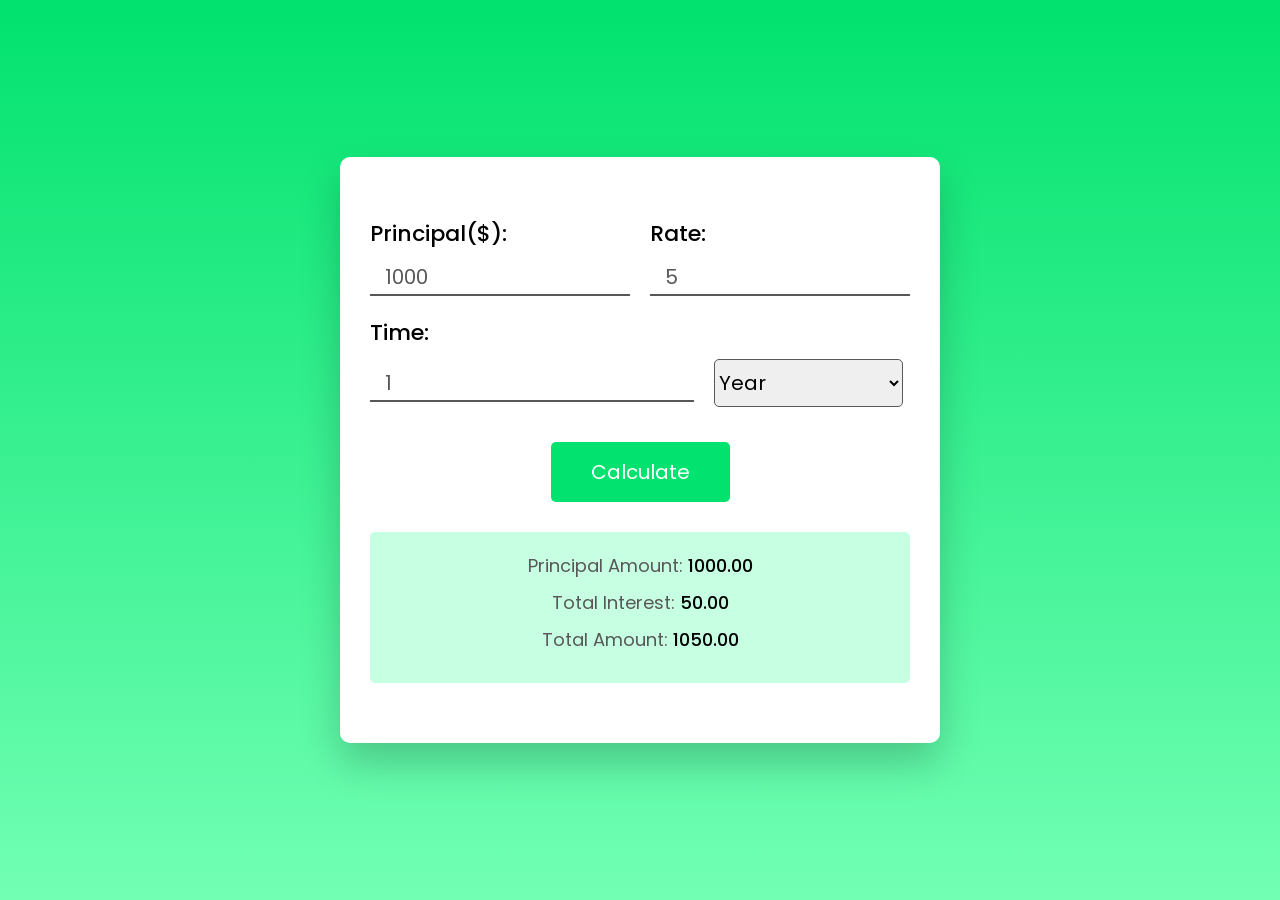
<file: projects/simple-interest-calculator/index.html>
<!DOCTYPE html>
<html lang="en">
  <head>
    <meta name="viewport" content="width=device-width, initial-scale=1.0" />
    <title>Simple Interest Calculator</title>
    <!-- Google Fonts -->
    <link
      href="https://fonts.googleapis.com/css2?family=Poppins:wght@400;500&display=swap"
      rel="stylesheet"
    />
    <!-- Stylesheet -->
    <link rel="stylesheet" href="style.css" />
  </head>
  <body>
    <div class="container">
      <div class="input-wrapper">
        <div class="wrapper">
          <label for="principal">Principal($):</label>
          <input type="number" id="principal" value="1000" />
        </div>
        <div class="wrapper">
          <label for="rate">Rate:</label>
          <input type="number" id="rate" value="5" />
        </div>
      </div>
      <label for="time">Time:</label>
      <div class="time-wrapper">
        <input type="number" id="time" value="1" />
        <select name="duration" id="duration">
          <option value="year">Year</option>
          <option value="month">Month</option>
        </select>
      </div>
      <button id="calculate-btn">Calculate</button>
      <div id="result"></div>
    </div>
    <!-- Script -->
    <script src="app.js"></script>
  </body>
</html>
</file>
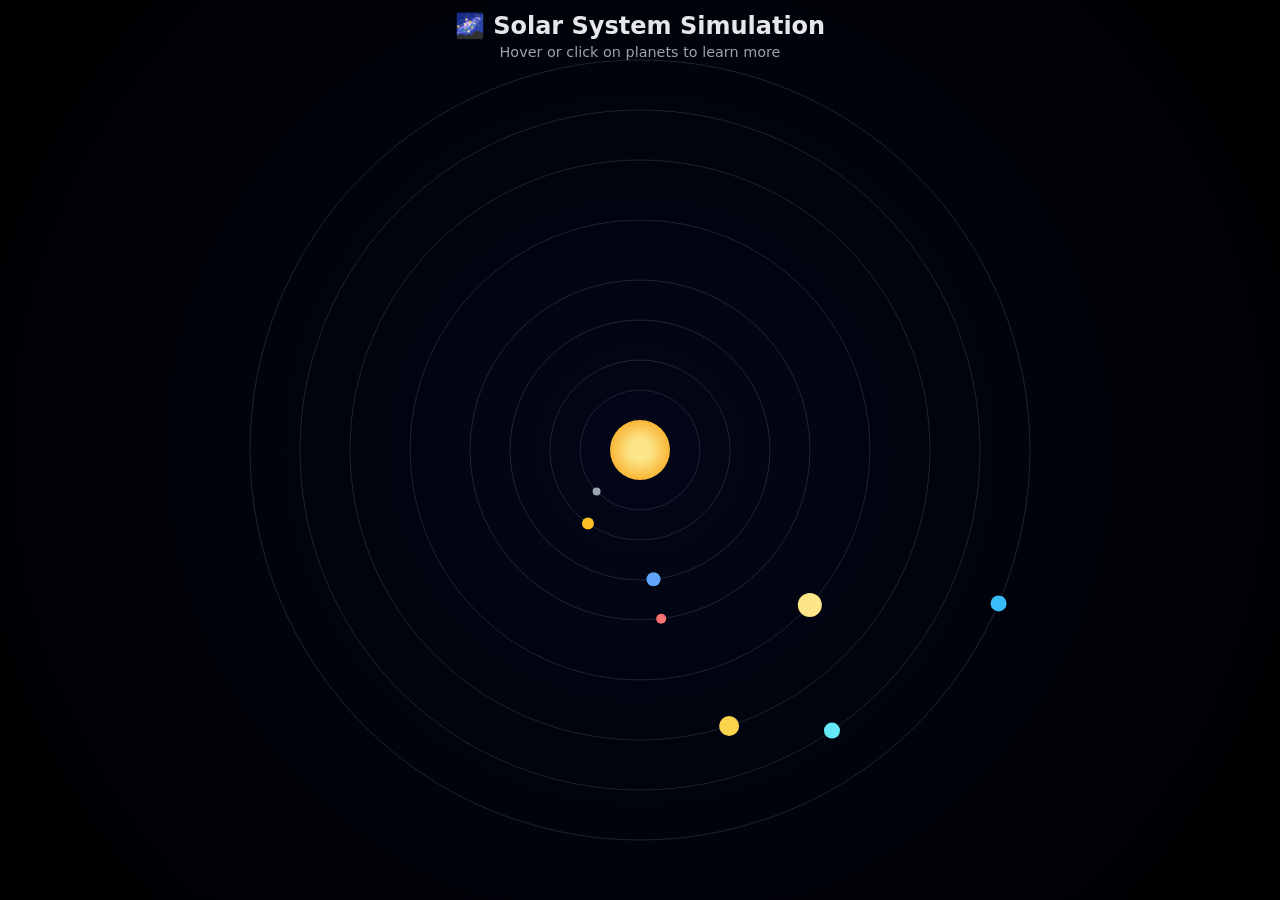
<file: projects/solar-system/index.html>
<!DOCTYPE html>
<html lang="en">
<head>
  <meta charset="UTF-8" />
  <title>Solar System Simulation</title>
  <meta name="viewport" content="width=device-width, initial-scale=1.0" />
  <link rel="stylesheet" href="style.css" />
</head>
<body>

  <header>
    <h1>🌌 Solar System Simulation</h1>
    <p>Hover or click on planets to learn more</p>
  </header>

  <canvas id="solarCanvas"></canvas>

  <div id="planet-info" class="hidden">
    <h2 id="planet-name"></h2>
    <p id="planet-details"></p>
  </div>

  <script src="script.js"></script>
</body>
</html>
</file>
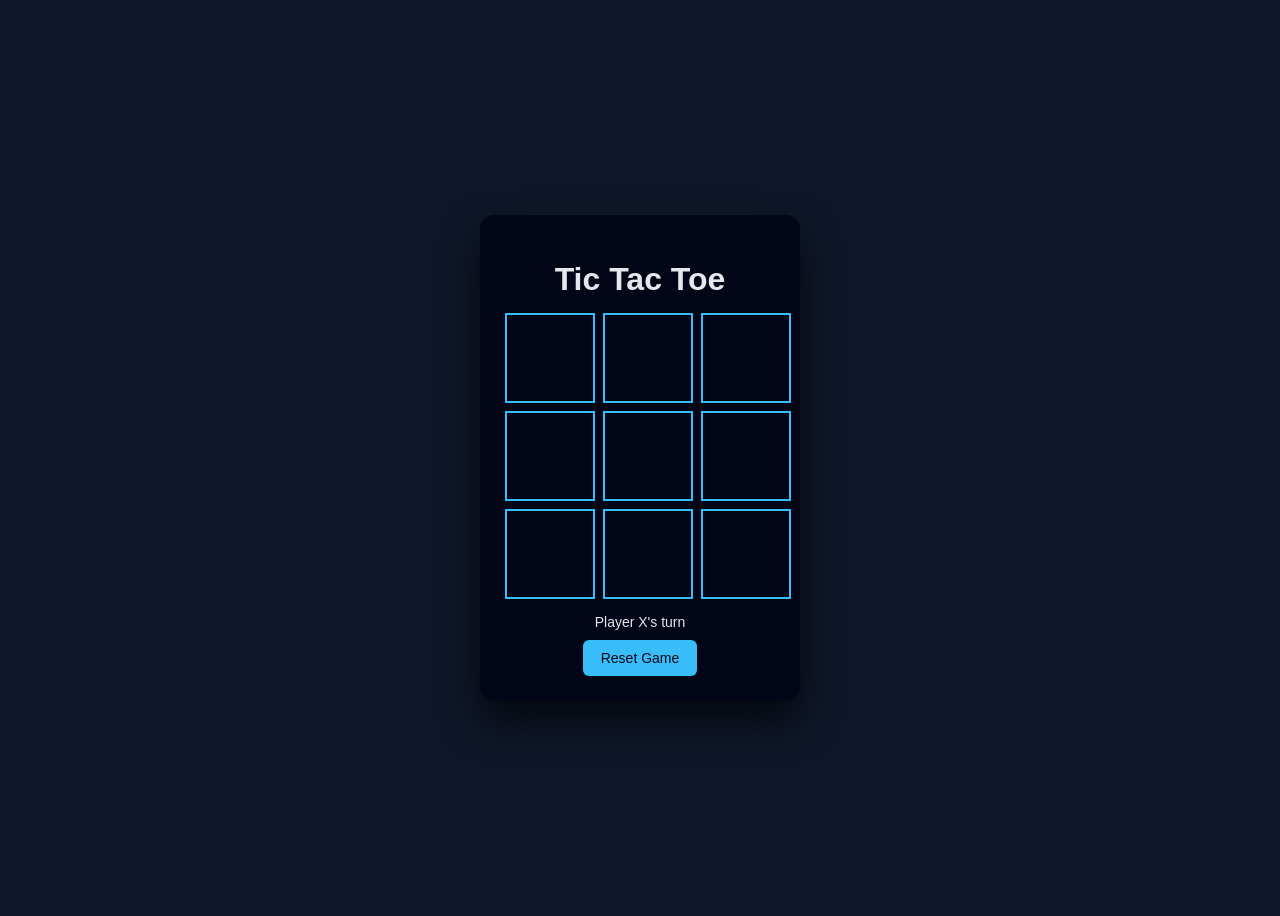
<file: projects/tic-tac-toe/index.html>
<!DOCTYPE html>
<html lang="en">
<head>
  <meta charset="UTF-8" />
  <title>Tic Tac Toe</title>
  <link rel="stylesheet" href="style.css" />
</head>
<body>
  <div class="container">
    <h1>Tic Tac Toe</h1>

    <div class="board" id="board">
      <div class="cell" data-index="0"></div>
      <div class="cell" data-index="1"></div>
      <div class="cell" data-index="2"></div>
      <div class="cell" data-index="3"></div>
      <div class="cell" data-index="4"></div>
      <div class="cell" data-index="5"></div>
      <div class="cell" data-index="6"></div>
      <div class="cell" data-index="7"></div>
      <div class="cell" data-index="8"></div>
    </div>

    <p id="status">Player X's turn</p>
    <button id="resetBtn">Reset Game</button>
  </div>

  <script src="script.js"></script>
</body>
</html>
</file>
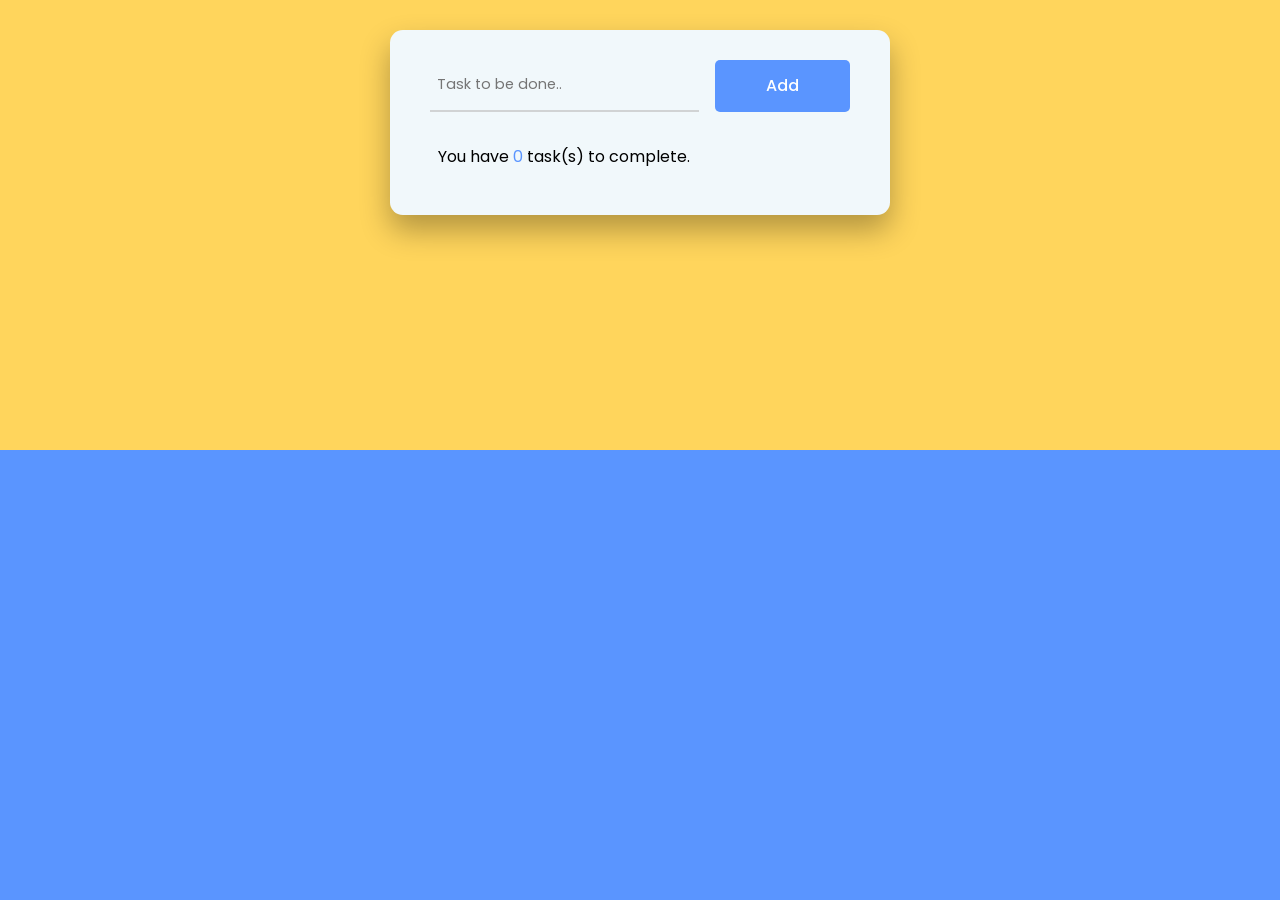
<file: projects/todo-list/index.html>
<!DOCTYPE html>
<html lang="en">
  <head>
    <meta name="viewport" content="width=device-width, initial-scale=1.0" />
    <title>To Do List New</title>
    <link
      rel="stylesheet"
      href="https://cdnjs.cloudflare.com/ajax/libs/font-awesome/6.4.0/css/all.min.css"
    />
    <link
      href="https://fonts.googleapis.com/css2?family=Poppins:wght@400;600&display=swap"
      rel="stylesheet"
    />
    <link rel="stylesheet" href="style.css" />
  </head>
  <body>
    <div class="app">
      <div class="container">
        <div id="wrapper">
          <input type="text" placeholder="Task to be done.." />
          <button id="add-btn">Add</button>
        </div>
        <div id="tasks">
          <p id="pending-tasks">
            You have <span class="count-value">0</span> task(s) to complete.
          </p>
        </div>
      </div>
      <p id="error">Input cannot be empty!</p>
      <script src="app.js"></script>
    </div>
  </body>
</html>
</file>
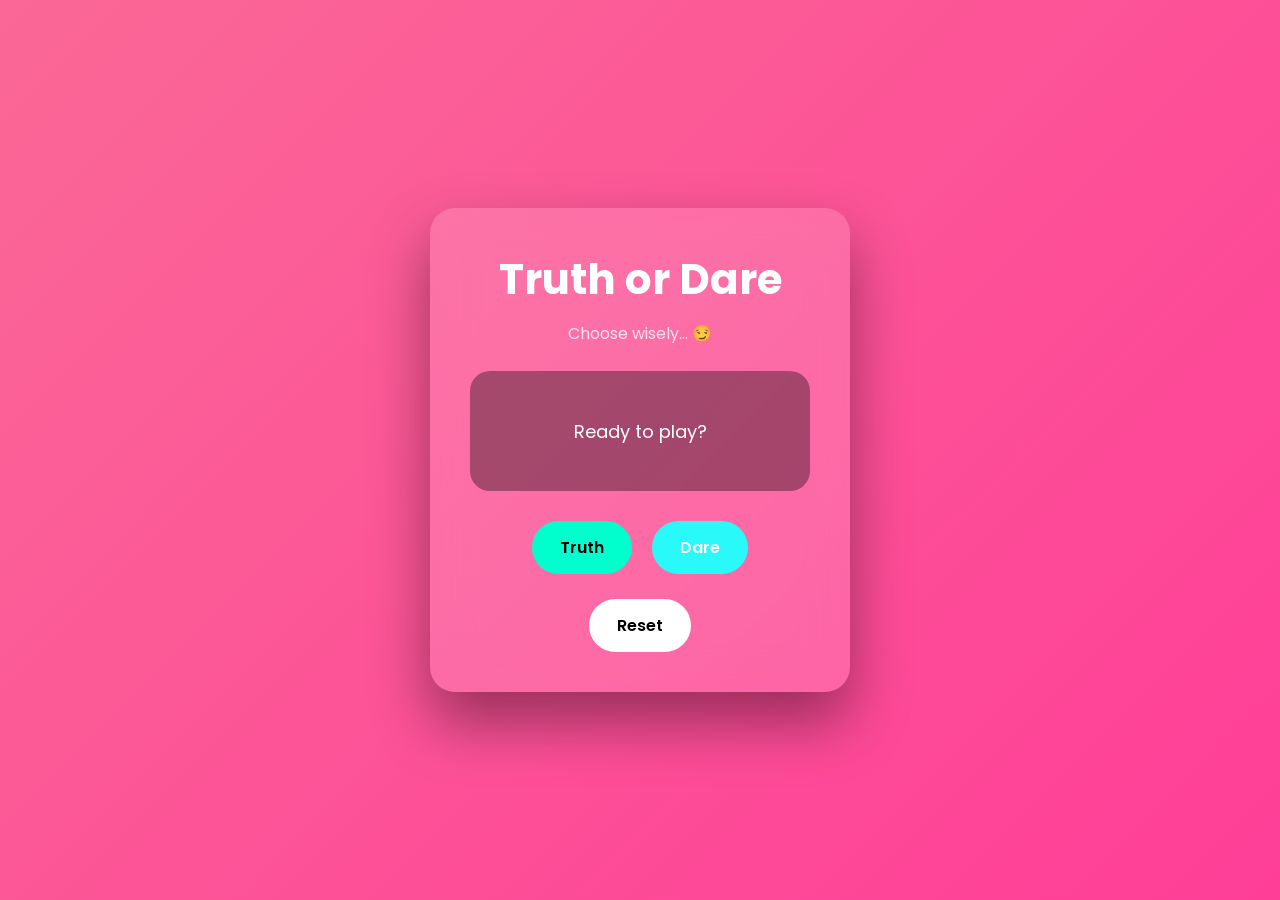
<file: projects/Truth&dare/index.html>
<!DOCTYPE html>
<html lang="en">
<head>
  <meta charset="UTF-8">
  <meta name="viewport" content="width=device-width, initial-scale=1.0">
  <title>Truth or Dare 🔥</title>
  <link href="https://fonts.googleapis.com/css2?family=Poppins:wght@300;400;600;700&display=swap" rel="stylesheet">
  <style>
    *{margin:0;padding:0;box-sizing:border-box;font-family:'Poppins',sans-serif}
    body{min-height:100vh;background:linear-gradient(135deg,#fa6896,#ff3e98);display:flex;align-items:center;justify-content:center;color:#fff}

    .container{text-align:center;background:rgba(255,255,255,0.15);padding:40px;border-radius:25px;width:90%;max-width:420px;backdrop-filter:blur(20px);box-shadow:0 30px 60px rgba(0,0,0,0.4)}

    h1{font-size:42px;margin-bottom:10px}
    .subtitle{opacity:.8;margin-bottom:25px}

    .card{background:rgba(0,0,0,0.35);padding:30px;border-radius:20px;min-height:120px;display:flex;align-items:center;justify-content:center;margin-bottom:30px;transition:.4s}
    .card.animate{transform:scale(1.05) rotate(1deg)}

    #question{font-size:18px;line-height:1.5}

    .buttons{display:flex;gap:20px;justify-content:center}
    button{border:none;padding:14px 28px;border-radius:30px;font-size:16px;font-weight:600;cursor:pointer;transition:.3s}
    .truth{background:#00ffcc;color:#000}
    .dare{background:#29f9f9;color:#fff}
    .reset{margin-top:25px;background:#ffffff;color:#000}

    button:hover{transform:translateY(-4px);box-shadow:0 10px 25px rgba(0,0,0,.3)}
  </style>
</head>
<body>

  <div class="container">
    <h1>Truth or Dare</h1>
    <p class="subtitle">Choose wisely… 😏</p>

    <div class="card" id="card">
      <p id="question">Ready to play?</p>
    </div>

    <div class="buttons">
      <button class="truth" onclick="getTruth()">Truth</button>
      <button class="dare" onclick="getDare()">Dare</button>
    </div>

    <button class="reset" onclick="resetGame()">Reset</button>
  </div>

  <script>
    const truths=[
      "What is your biggest secret?",
      "Who was your first crush?",
      "What is something you are afraid to admit?",
      "Have you ever lied to your best friend?",
      "What is the most embarrassing thing you’ve done?",
      "Who do you secretly admire?"
    ]

    const dares=[
      "Send a funny emoji to the last person you texted 😂",
      "Sing a song for 30 seconds 🎤",
      "Post a random emoji on your status",
      "Do 10 jumping jacks 💪",
      "Speak in a funny accent for 1 minute",
      "Act like a cat for 20 seconds 🐱"
    ]

    const card=document.getElementById('card')
    const question=document.getElementById('question')

    function animate(){
      card.classList.add('animate')
      setTimeout(()=>card.classList.remove('animate'),400)
    }

    function getTruth(){
      question.textContent=truths[Math.floor(Math.random()*truths.length)]
      animate()
    }

    function getDare(){
      question.textContent=dares[Math.floor(Math.random()*dares.length)]
      animate()
    }

    function resetGame(){
      question.textContent='Ready to play?'
      animate()
    }
  </script>

</body>
</html>
</file>
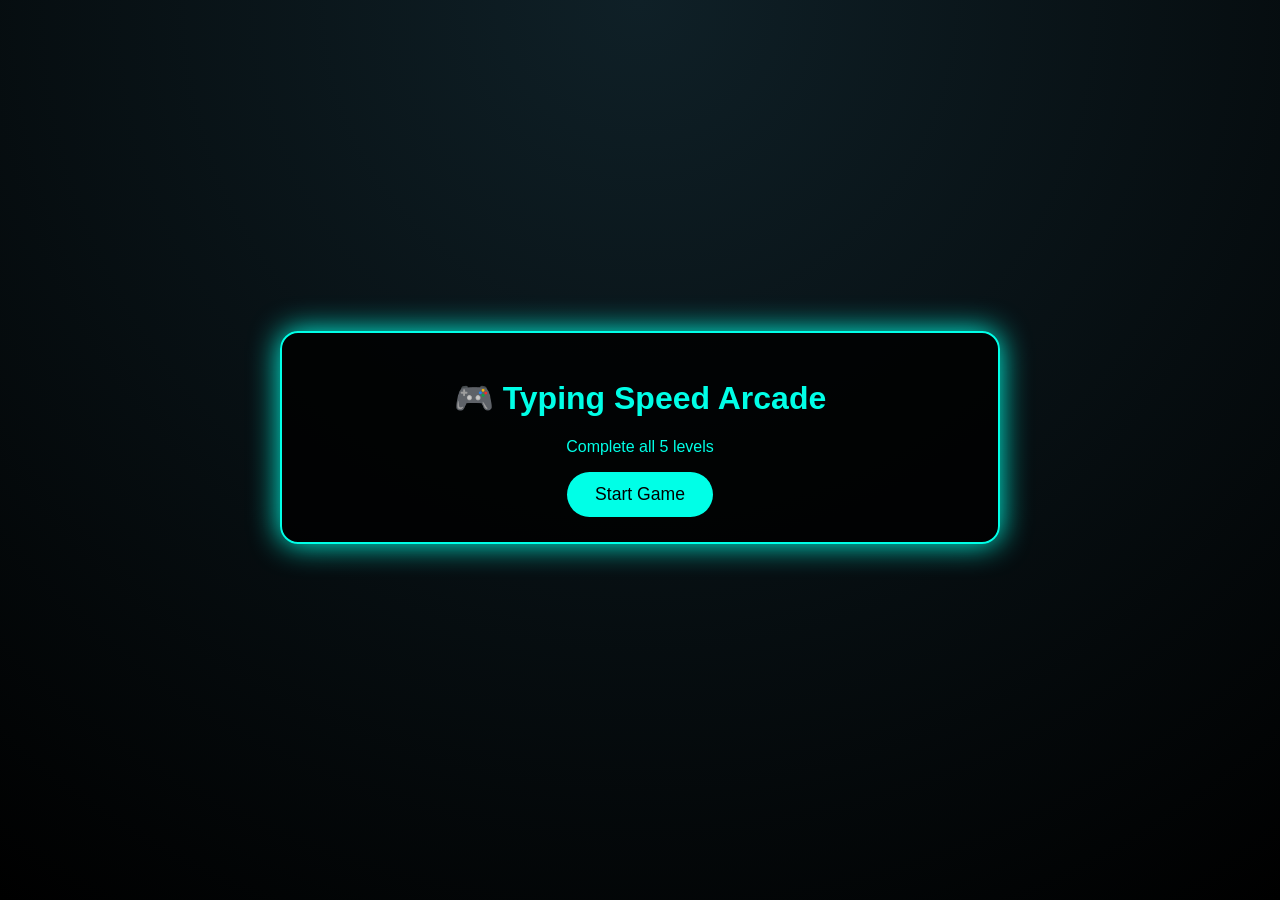
<file: projects/Type-Quest/index.html>
<!DOCTYPE html>
<html lang="en">
<head>
  <meta charset="UTF-8" />
  <title>Typing Speed Game</title>
  <meta name="viewport" content="width=device-width, initial-scale=1.0" />
  <link rel="stylesheet" href="style.css" />
</head>
<body>

<div id="app">

  <!-- GAME CARD -->
  <div class="game-container">

    <!-- START SCREEN -->
    <div id="start-screen">
      <h1>🎮 Typing Speed Arcade</h1>
      <p>Complete all 5 levels</p>
      <button id="start-btn">Start Game</button>
    </div>

    <!-- GAME SCREEN -->
    <div id="game-screen" class="hidden">

      <div class="hud">
        <span>Level <b id="level">1</b>/5</span>
        <span>⏱ <b id="timer">60</b>s</span>
        <span>⚡ WPM: <b id="wpm">0</b></span>
        <span>🎯 <b id="accuracy">0</b>%</span>
      </div>

      <div id="paragraph" class="paragraph"></div>

      <textarea
        id="input"
        placeholder="Start typing here..."
      ></textarea>

      <p class="hint">Press <b>Enter</b> to continue</p>

      <div class="progress-container">
        <div id="progress-bar"></div>
      </div>

    </div>

  </div>

  <!-- SCOREBOARD BELOW GAME CARD -->
  <div id="scoreboard-container"></div>

</div>

<script src="script.js"></script>
</body>
</html>
</file>
<file: projects/15 Sliding Puzzle/style.css>
body {
  font-family: Arial, sans-serif;
  text-align: center;
  background: #f0f8ff;
  padding: 20px;
  margin: 0;
  min-height: 100vh;
  display: flex;
  justify-content: center;   /* Horizontal center */
  align-items: center;       /* Vertical center */
  font-family: Arial, sans-serif;
  background: linear-gradient(135deg, #f5f7fa, #c3cfe2);
}

.container {
  max-width: 400px;
  margin: auto;
  background: white;
  padding: 20px;
  border-radius: 15px;
  box-shadow: 0 5px 15px rgba(0,0,0,0.2);
}

.puzzle {
  display: grid;
  grid-template-columns: repeat(4, 60px);
  grid-gap: 5px;
  justify-content: center;
  margin: 20px 0;
}

.tile {
  width: 60px;
  height: 60px;
  background: #4CAF50;
  color: white;
  display: flex;
  justify-content: center;
  align-items: center;
  font-weight: bold;
  font-size: 1.5rem;
  border-radius: 5px;
  cursor: pointer;
  user-select: none;
  transition: all 0.2s ease;
}

.tile.empty {
  background: #e0e0e0;
  cursor: default;
}

button {
  padding: 10px 20px;
  font-size: 16px;
  border: none;
  border-radius: 8px;
  background-color: #2196F3;
  color: white;
  cursor: pointer;
}

button:hover {
  background-color: #1976D2;
}

h2 {
  margin: 10px 0;
}

/* Mobile responsiveness */
@media (max-width: 400px) {
  .puzzle {
    grid-template-columns: repeat(4, 40px);
    grid-gap: 4px;
  }
  .tile {
    width: 40px;
    height: 40px;
    font-size: 1rem;
  }
}
</file>
<file: projects/battery-detector-app/style.css>
* {
    box-sizing: border-box;
    font-family: system-ui, -apple-system, BlinkMacSystemFont, sans-serif;
  }
  
  body {
    margin: 0;
    min-height: 100vh;
    background: linear-gradient(135deg, #f8fafc, #e2e8f0);
    display: flex;
    align-items: center;
    justify-content: center;
    color: #0f172a;
  }
  
  .container {
    background: #ffffff;
    padding: 24px 28px;
    border-radius: 16px;
    width: 100%;
    max-width: 420px;
    box-shadow: 0 20px 40px rgba(0,0,0,0.08);
    text-align: center;
  }
  
  h1 {
    margin: 0;
    font-size: 1.6rem;
  }
  
  .subtitle {
    margin: 6px 0 20px;
    color: #64748b;
    font-size: 0.9rem;
  }
  
  .battery-card {
    display: flex;
    gap: 20px;
    align-items: center;
    justify-content: center;
    margin-bottom: 20px;
  }
  
  .battery-visual {
    width: 50px;
    height: 120px;
    border: 3px solid #334155;
    border-radius: 8px;
    position: relative;
    overflow: hidden;
  }
  
  .battery-visual::after {
    content: "";
    position: absolute;
    top: -10px;
    left: 12px;
    width: 20px;
    height: 8px;
    background: #334155;
    border-radius: 4px 4px 0 0;
  }
  
  .battery-level {
    position: absolute;
    bottom: 0;
    width: 100%;
    height: 0%;
    background: linear-gradient(180deg, #22c55e, #16a34a);
    transition: height 0.3s ease, background 0.3s ease;
  }
  
  .battery-info {
    text-align: left;
    font-size: 0.9rem;
  }
  
  .battery-info p {
    margin: 6px 0;
  }
  
  .note {
    font-size: 0.75rem;
    color: #64748b;
  }
</file>
<file: projects/BreathingInterface/styles.css>
* {
    margin: 0;
    padding: 0;
    box-sizing: border-box;
}

:root {
    --primary: #4a6fa5;
    --primary-light: #6b8cbc;
    --secondary: #9bc1bc;
    --accent: #f18f01;
    --dark: #2d3047;
    --light: #f8f9fa;
    --gray: #e9ecef;
    --text: #333;
    --text-light: #6c757d;
    --success: #28a745;
    --shadow: 0 8px 30px rgba(0, 0, 0, 0.08);
    --transition: all 0.3s ease;
}

.dark-mode {
    --primary: #5d7bb9;
    --primary-light: #7a97d1;
    --secondary: #7aa8a3;
    --dark: #f8f9fa;
    --light: #1a1d29;
    --gray: #2d3047;
    --text: #f8f9fa;
    --text-light: #adb5bd;
    --shadow: 0 8px 30px rgba(0, 0, 0, 0.2);
}

body {
    font-family: 'Poppins', sans-serif;
    background: linear-gradient(135deg, #f5f7fa 0%, #c3cfe2 100%);
    color: var(--text);
    min-height: 100vh;
    transition: var(--transition);
}

.dark-mode body {
    background: linear-gradient(135deg, #1a1d29 0%, #2d3047 100%);
}

.container {
    max-width: 1200px;
    margin: 0 auto;
    padding: 20px;
}

header {
    text-align: center;
    margin-bottom: 40px;
    padding: 20px;
}

header h1 {
    font-family: 'Quicksand', sans-serif;
    font-weight: 700;
    font-size: 2.8rem;
    color: var(--primary);
    margin-bottom: 10px;
    display: flex;
    align-items: center;
    justify-content: center;
    gap: 15px;
}

.subtitle {
    font-size: 1.2rem;
    color: var(--text-light);
    font-weight: 300;
}

.app-container {
    display: grid;
    grid-template-columns: 1fr 350px;
    gap: 30px;
    margin-bottom: 40px;
}

@media (max-width: 900px) {
    .app-container {
        grid-template-columns: 1fr;
    }
}

/* Breathing Visualizer */
.breathing-visualizer {
    background: var(--light);
    border-radius: 25px;
    padding: 40px;
    box-shadow: var(--shadow);
    display: flex;
    justify-content: center;
    align-items: center;
    transition: var(--transition);
}

.circle-container {
    position: relative;
    width: 100%;
    display: flex;
    flex-direction: column;
    align-items: center;
}

.outer-circle {
    width: 300px;
    height: 300px;
    border-radius: 50%;
    background: linear-gradient(135deg, var(--primary-light), var(--primary));
    display: flex;
    justify-content: center;
    align-items: center;
    box-shadow: 0 10px 40px rgba(74, 111, 165, 0.3);
    position: relative;
    overflow: hidden;
}

.outer-circle::before {
    content: '';
    position: absolute;
    width: 320px;
    height: 320px;
    border-radius: 50%;
    background: linear-gradient(135deg, transparent, rgba(255,255,255,0.1));
    animation: pulse 4s infinite linear;
}

@keyframes pulse {
    0% { transform: scale(1); opacity: 0.7; }
    50% { transform: scale(1.05); opacity: 0.9; }
    100% { transform: scale(1); opacity: 0.7; }
}

.inner-circle {
    width: 200px;
    height: 200px;
    border-radius: 50%;
    background: var(--light);
    display: flex;
    flex-direction: column;
    justify-content: center;
    align-items: center;
    z-index: 2;
    transition: all 1.5s cubic-bezier(0.4, 0, 0.2, 1);
}

.circle-text {
    font-size: 1.5rem;
    font-weight: 600;
    color: var(--primary);
    margin-bottom: 10px;
}

.timer {
    font-size: 3.5rem;
    font-weight: 700;
    color: var(--dark);
    font-family: 'Quicksand', sans-serif;
}

.breath-indicators {
    display: flex;
    justify-content: center;
    gap: 20px;
    margin-top: 40px;
    flex-wrap: wrap;
}

.indicator {
    padding: 12px 24px;
    background: var(--gray);
    border-radius: 50px;
    font-weight: 500;
    color: var(--text-light);
    display: flex;
    align-items: center;
    gap: 8px;
    transition: var(--transition);
}

.indicator.active {
    background: var(--primary);
    color: white;
    transform: translateY(-5px);
    box-shadow: 0 5px 15px rgba(74, 111, 165, 0.4);
}

.indicator span {
    font-size: 1rem;
}

/* Controls */
.controls {
    background: var(--light);
    border-radius: 25px;
    padding: 30px;
    box-shadow: var(--shadow);
    margin-top: 30px;
    transition: var(--transition);
}

.pattern-selector h3 {
    margin-bottom: 20px;
    color: var(--primary);
    font-size: 1.4rem;
    display: flex;
    align-items: center;
    gap: 10px;
}

.pattern-options {
    display: grid;
    grid-template-columns: repeat(auto-fit, minmax(200px, 1fr));
    gap: 15px;
    margin-bottom: 30px;
}

.pattern-btn {
    background: var(--gray);
    border: none;
    border-radius: 15px;
    padding: 20px;
    text-align: left;
    cursor: pointer;
    transition: var(--transition);
}

.pattern-btn:hover {
    transform: translateY(-3px);
    box-shadow: 0 5px 15px rgba(0, 0, 0, 0.1);
}

.pattern-btn.active {
    background: var(--primary);
    color: white;
}

.pattern-name {
    font-weight: 600;
    font-size: 1.1rem;
    margin-bottom: 5px;
}

.pattern-desc {
    font-size: 0.9rem;
    opacity: 0.9;
}

.session-controls {
    display: flex;
    gap: 15px;
    margin: 30px 0;
    flex-wrap: wrap;
}

.control-btn {
    flex: 1;
    min-width: 120px;
    padding: 18px;
    border: none;
    border-radius: 15px;
    font-size: 1.1rem;
    font-weight: 500;
    cursor: pointer;
    display: flex;
    align-items: center;
    justify-content: center;
    gap: 10px;
    transition: var(--transition);
}

.control-btn.primary {
    background: var(--primary);
    color: white;
}

.control-btn.secondary {
    background: var(--secondary);
    color: white;
}

.control-btn:hover {
    transform: translateY(-3px);
    box-shadow: 0 5px 15px rgba(0, 0, 0, 0.2);
}

.control-btn:disabled {
    opacity: 0.5;
    cursor: not-allowed;
    transform: none;
    box-shadow: none;
}

.session-settings {
    display: grid;
    grid-template-columns: repeat(auto-fit, minmax(200px, 1fr));
    gap: 20px;
    margin-top: 30px;
}

.setting {
    display: flex;
    flex-direction: column;
    gap: 10px;
}

.setting label {
    font-weight: 500;
    color: var(--text);
    display: flex;
    align-items: center;
    gap: 8px;
}

select {
    padding: 12px;
    border-radius: 10px;
    border: 2px solid var(--gray);
    background: var(--light);
    color: var(--text);
    font-size: 1rem;
    transition: var(--transition);
}

select:focus {
    outline: none;
    border-color: var(--primary);
}

.toggle-switch {
    position: relative;
    display: inline-block;
    width: 60px;
    height: 30px;
}

.toggle-switch input {
    opacity: 0;
    width: 0;
    height: 0;
}

.toggle-slider {
    position: absolute;
    cursor: pointer;
    top: 0;
    left: 0;
    right: 0;
    bottom: 0;
    background-color: var(--gray);
    border-radius: 34px;
    transition: var(--transition);
}

.toggle-slider:before {
    position: absolute;
    content: "";
    height: 22px;
    width: 22px;
    left: 4px;
    bottom: 4px;
    background-color: white;
    border-radius: 50%;
    transition: var(--transition);
}

input:checked + .toggle-slider {
    background-color: var(--primary);
}

input:checked + .toggle-slider:before {
    transform: translateX(30px);
}

/* Stats Panel */
.stats-panel {
    background: var(--light);
    border-radius: 25px;
    padding: 30px;
    box-shadow: var(--shadow);
    transition: var(--transition);
}

.stats-panel h3 {
    margin-bottom: 25px;
    color: var(--primary);
    font-size: 1.4rem;
    display: flex;
    align-items: center;
    gap: 10px;
}

.stats-grid {
    display: grid;
    grid-template-columns: repeat(2, 1fr);
    gap: 20px;
    margin-bottom: 30px;
}

.stat-card {
    background: var(--gray);
    border-radius: 15px;
    padding: 20px;
    text-align: center;
    transition: var(--transition);
}

.stat-card:hover {
    transform: translateY(-3px);
    box-shadow: 0 5px 15px rgba(0, 0, 0, 0.1);
}

.stat-value {
    font-size: 2.2rem;
    font-weight: 700;
    color: var(--primary);
    font-family: 'Quicksand', sans-serif;
}

.stat-label {
    font-size: 0.9rem;
    color: var(--text-light);
    margin-top: 5px;
}

.instructions {
    background: var(--gray);
    border-radius: 15px;
    padding: 25px;
    margin-top: 25px;
}

.instructions h4 {
    color: var(--primary);
    margin-bottom: 15px;
    display: flex;
    align-items: center;
    gap: 10px;
}

.instructions ol {
    padding-left: 20px;
}

.instructions li {
    margin-bottom: 10px;
    color: var(--text);
    line-height: 1.5;
}

footer {
    text-align: center;
    padding: 30px;
    color: var(--text-light);
    font-size: 0.9rem;
    border-top: 1px solid rgba(0, 0, 0, 0.1);
}

.dark-mode footer {
    border-top: 1px solid rgba(255, 255, 255, 0.1);
}

/* Animations */
@keyframes breatheIn {
    0% { transform: scale(1); }
    100% { transform: scale(1.2); }
}

@keyframes breatheOut {
    0% { transform: scale(1.2); }
    100% { transform: scale(1); }
}

.breathing-in {
    animation: breatheIn 4s cubic-bezier(0.4, 0, 0.2, 1) forwards;
}

.breathing-out {
    animation: breatheOut 8s cubic-bezier(0.4, 0, 0.2, 1) forwards;
}

@media (max-width: 768px) {
    header h1 {
        font-size: 2rem;
    }
    
    .outer-circle {
        width: 250px;
        height: 250px;
    }
    
    .inner-circle {
        width: 170px;
        height: 170px;
    }
    
    .timer {
        font-size: 2.8rem;
    }
    
    .stats-grid {
        grid-template-columns: 1fr;
    }
    
    .pattern-options {
        grid-template-columns: 1fr;
    }
    
    .session-controls {
        flex-direction: column;
    }
    
    .control-btn {
        min-width: 100%;
    }
}
</file>
<file: projects/connect-four/style.css>
body {
  font-family: "Poppins", sans-serif;
  background: #0b1b2b;
  color: #fff;
  height: 100vh;
  margin: 0;
}

/* Overlay */
.overlay {
  position: fixed;
  inset: 0;
  background: rgba(0,0,0,0.85);
  display: flex;
  align-items: center;
  justify-content: center;
  z-index: 100;
}

/* Modal */
.modal {
  background: #12263a;
  padding: 40px;
  border-radius: 16px;
  text-align: center;
  width: 320px;
  box-shadow: 0 20px 40px rgba(0,0,0,0.6);
}

.modal h1, .modal h2 {
  margin-bottom: 15px;
}

.modal button {
  width: 100%;
  padding: 12px;
  margin-top: 10px;
  border: none;
  border-radius: 10px;
  background: #22c55e;
  font-size: 16px;
  cursor: pointer;
}

.modal button:hover {
  background: #16a34a;
}

.hidden {
  display: none;
}

/* Game Container */
.game-container {
  height: 100vh;
  display: flex;
  flex-direction: column;
  align-items: center;
  justify-content: center;
}

/* Board */
.board {
  display: grid;
  grid-template-columns: repeat(7, 70px);
  grid-template-rows: repeat(6, 70px);
  gap: 8px;
  background: #183b6a;
  padding: 10px;
  border-radius: 14px;
  margin: 20px 0;
}

.cell {
  width: 70px;
  height: 70px;
  background: #071427;
  border-radius: 50%;
  cursor: pointer;
}

.red { background: #ef4444; }
.yellow { background: #facc15; }

/* Restart Button */
#restart {
  padding: 10px 20px;
  border-radius: 10px;
  border: none;
  background: #3b82f6;
  color: #fff;
  font-size: 16px;
  cursor: pointer;
}

#restart:hover {
  background: #2563eb;
}
</file>
<file: projects/infinite-runner/style.css>
* {
    box-sizing: border-box;
    font-family: "Courier New", monospace;
  }
  
  body {
    background: linear-gradient(180deg, #ffd6e8, #cdb4ff);
    min-height: 100vh;
    display: flex;
    justify-content: center;
    align-items: center;
  }
  
  .container {
    background: #fff;
    padding: 20px;
    border-radius: 16px;
    text-align: center;
    box-shadow: 0 20px 40px rgba(0,0,0,0.25);
  }
  
  h1 {
    margin-bottom: 10px;
    font-size: 20px;
  }
  
  canvas {
    background: #fef6ff;
    border: 4px solid #ffafcc;
    border-radius: 8px;
    image-rendering: pixelated;
  }
  
  p {
    margin-top: 8px;
    font-size: 12px;
  }
</file>
<file: projects/Mood Base Colour generator/style.css>
* {
  margin: 0;
  padding: 0;
  box-sizing: border-box;
  font-family: "Poppins", system-ui, sans-serif;
}

body {
  min-height: 100vh;
  background: radial-gradient(circle at top left, #1e293b, #020617);
  display: flex;
  align-items: center;
  justify-content: center;
  color: white;
  overflow: hidden;
  transition: background 1s ease;
}

/* Ambient Orbs */
.orb {
  position: absolute;
  width: 320px;
  height: 320px;
  border-radius: 50%;
  filter: blur(130px);
  opacity: 0.6;
  animation: float 12s infinite alternate ease-in-out;
}

.orb.one { background: #38bdf8; top: -90px; left: -90px; }
.orb.two { background: #f472b6; bottom: -110px; right: -90px; animation-delay: 2s; }

@keyframes float {
  from { transform: translateY(0px); }
  to { transform: translateY(50px); }
}

.app {
  position: relative;
  z-index: 10;
  background: linear-gradient(180deg, rgba(255,255,255,0.14), rgba(255,255,255,0.03));
  padding: 44px;
  border-radius: 26px;
  width: 420px;
  text-align: center;
  backdrop-filter: blur(30px);
  border: 1px solid rgba(255,255,255,0.15);
  box-shadow:
    0 40px 120px rgba(0,0,0,0.7),
    inset 0 1px 0 rgba(255,255,255,0.15);
}

h1 {
  font-size: 2.1rem;
  letter-spacing: -0.02em;
}

.tagline {
  opacity: 0.8;
  margin-bottom: 28px;
}

.moods {
  display: grid;
  grid-template-columns: repeat(2, 1fr);
  gap: 14px;
  margin-bottom: 32px;
}

.moods button {
  padding: 14px;
  border-radius: 14px;
  border: 1px solid rgba(255,255,255,0.15);
  cursor: pointer;
  background: rgba(255,255,255,0.06);
  color: white;
  font-size: 0.95rem;
  transition: all 0.35s ease;
  position: relative;
  overflow: hidden;
}

.moods button::after {
  content: "";
  position: absolute;
  inset: 0;
  background: linear-gradient(120deg, transparent, rgba(255,255,255,0.35), transparent);
  transform: translateX(-100%);
}

.moods button:hover::after {
  transform: translateX(100%);
  transition: transform 0.6s;
}

.moods button:hover {
  transform: translateY(-3px) scale(1.03);
  background: rgba(255,255,255,0.16);
  box-shadow: 0 14px 40px rgba(255,255,255,0.15);
}

.moods button.active {
  background: linear-gradient(135deg, #38bdf8, #f472b6);
  box-shadow: 0 0 30px rgba(56,189,248,0.6);
}

.palette h3 {
  margin-bottom: 14px;
}

.colors {
  display: flex;
  gap: 12px;
  justify-content: center;
  min-height: 70px;
}

.color-box {
  width: 58px;
  height: 58px;
  border-radius: 12px;
  cursor: pointer;
  position: relative;
  box-shadow: 0 12px 28px rgba(0,0,0,0.5);
  animation: pop 0.5s ease forwards;
}

@keyframes pop {
  from { transform: scale(0.6); opacity: 0; }
  to { transform: scale(1); opacity: 1; }
}

.color-box span {
  position: absolute;
  bottom: -22px;
  font-size: 0.7rem;
  opacity: 0.85;
}

.hint {
  margin-top: 30px;
  font-size: 0.8rem;
  opacity: 0.7;
}
</file>
<file: projects/simple-interest-calculator/style.css>
* {
  padding: 0;
  margin: 0;
  box-sizing: border-box;
  font-family: "Poppins", sans-serif;
}
body {
  height: 100vh;
  background: linear-gradient(#01e26e, #72ffb4);
}
.container {
  background-color: #ffffff;
  position: absolute;
  transform: translate(-50%, -50%);
  top: 50%;
  left: 50%;
  width: 80vw;
  max-width: 600px;
  min-width: 350px;
  padding: 60px 30px;
  border-radius: 10px;
  box-shadow: 0 20px 40px rgba(0, 0, 0, 0.2);
}
label {
  display: block;
  font-size: 22px;
  margin-bottom: 10px;
  font-weight: 500;
}
input {
  margin-bottom: 20px;
  border: none;
  font-size: 20px;
  border-bottom: 2px solid #585858;
  color: #585858;
  padding: 2px 15px;
}
input:focus {
  outline: none;
  border-bottom: 2.4px solid #01e26e;
}
.input-wrapper {
  display: flex;
  justify-content: space-between;
  gap: 20px;
}
.input-wrapper input {
  width: 100%;
}
.time-wrapper input {
  width: 60%;
}
select {
  width: 35%;
  border: 1px solid #585858;
  font-size: 20px;
  margin-left: 3%;
  padding: 8px 0;
  border-radius: 5px;
}
button {
  display: block;
  background-color: #01e26e;
  border: none;
  color: #ffffff;
  margin: 20px auto 0 auto;
  padding: 15px 40px;
  font-size: 20px;
  border-radius: 5px;
}
#result {
  background-color: #c6ffe2;
  margin-top: 30px;
  color: #585858;
  text-align: center;
  font-size: 18px;
  padding: 20px;
  border-radius: 5px;
}
#result div {
  margin-bottom: 10px;
}
#result span {
  color: #000000;
  font-weight: 500;
}
</file>
<file: projects/solar-system/style.css>
* {
    box-sizing: border-box;
    font-family: system-ui, -apple-system, BlinkMacSystemFont, sans-serif;
  }
  
  body {
    margin: 0;
    background: radial-gradient(circle at center, #020617, #000);
    color: #e5e7eb;
    overflow: hidden;
  }
  
  header {
    position: absolute;
    top: 12px;
    width: 100%;
    text-align: center;
    z-index: 10;
  }
  
  header h1 {
    margin: 0;
    font-size: 1.5rem;
  }
  
  header p {
    margin: 4px 0 0;
    font-size: 0.9rem;
    color: #9ca3af;
  }
  
  canvas {
    display: block;
  }
  
  #planet-info {
    position: absolute;
    bottom: 20px;
    left: 20px;
    background: rgba(15, 23, 42, 0.9);
    border: 1px solid #334155;
    border-radius: 10px;
    padding: 12px 16px;
    max-width: 260px;
    box-shadow: 0 10px 25px rgba(0,0,0,0.5);
  }
  
  #planet-info h2 {
    margin: 0 0 6px;
    font-size: 1.1rem;
  }
  
  #planet-info p {
    margin: 0;
    font-size: 0.9rem;
    color: #cbd5f5;
  }
  
  .hidden {
    display: none;
  }
</file>
<file: projects/tic-tac-toe/style.css>
* {
    box-sizing: border-box;
    font-family: Arial, sans-serif;
  }
  
  body {
    background: #0f172a;
    color: #e5e7eb;
    min-height: 100vh;
    display: flex;
    justify-content: center;
    align-items: center;
  }
  
  .container {
    background: #020617;
    padding: 25px;
    border-radius: 14px;
    text-align: center;
    width: 320px;
    box-shadow: 0 20px 40px rgba(0,0,0,0.7);
  }
  
  h1 {
    margin-bottom: 15px;
  }
  
  .board {
    display: grid;
    grid-template-columns: repeat(3, 1fr);
    gap: 8px;
    margin-bottom: 15px;
  }
  
  .cell {
    width: 90px;
    height: 90px;
    background: #020617;
    border: 2px solid #38bdf8;
    font-size: 48px;
    display: flex;
    justify-content: center;
    align-items: center;
    cursor: pointer;
    transition: background 0.2s ease;
  }
  
  .cell:hover {
    background: #020617;
  }
  
  .cell.X {
    color: #38bdf8;
  }
  
  .cell.O {
    color: #f472b6;
  }
  
  #status {
    margin-bottom: 10px;
    font-size: 14px;
  }
  
  button {
    padding: 10px 18px;
    font-size: 14px;
    border: none;
    border-radius: 6px;
    cursor: pointer;
    background: #38bdf8;
    color: #020617;
  }
  
  button:hover {
    background: #7dd3fc;
  }
</file>
<file: projects/todo-list/style.css>
*,
*:before,
*:after {
  padding: 0;
  margin: 0;
  box-sizing: border-box;
}
body {
  height: 100vh;
  background: linear-gradient(#ffd55c 50%, #5a95ff 50%);
}
.app {
  font-family: "Poppins", sans-serif;
  width: min(95vw, 500px);
  position: absolute;
  margin: auto;
  left: 0;
  right: 0;
  top: 30px;
}
.container {
  padding: 30px 40px;
  background-color: #f1f8fb;
  box-shadow: 0 15px 30px rgba(0, 0, 0, 0.3);
  border-radius: 0.8em;
}
#wrapper {
  position: relative;
  border-radius: 5px;
  display: grid;
  grid-template-columns: 8fr 4fr;
  gap: 1em;
}
#wrapper input {
  width: 100%;
  font-family: "Poppins", sans-serif;
  background-color: transparent;
  color: #111111;
  font-size: 0.9em;
  border: none;
  border-bottom: 2px solid #d1d3d4;
  padding: 1em 0.5em;
}
#wrapper input:focus {
  outline: none;
  border-color: #5a95ff;
}
#wrapper button {
  position: relative;
  border-radius: 5px;
  font-family: "Poppins", sans-serif;
  font-weight: 500;
  font-size: 1em;
  background-color: #5a95ff;
  border: none;
  color: #ffffff;
  cursor: pointer;
  outline: none;
}
#tasks {
  margin-top: 1em;
  border-radius: 10px;
  width: 100%;
  position: relative;
  padding: 1em 0.5em;
}
.task {
  background-color: #ffffff;
  padding: 0.8em 1em;
  display: grid;
  grid-template-columns: 1fr 8fr 2fr 2fr;
  gap: 1em;
  border-radius: 0.5em;
  box-shadow: 0 0.5em 1em rgba(0, 0, 0, 0.05);
  align-items: center;
  cursor: pointer;
}
.task:not(:first-child) {
  margin-top: 1em;
}
.task input[type="checkbox"] {
  position: relative;
  appearance: none;
  height: 20px;
  width: 20px;
  border-radius: 50%;
  border: 2px solid #e1e1e1;
}
.task input[type="checkbox"]:before {
  content: "";
  position: absolute;
  transform: translate(-50%, -50%);
  top: 50%;
  left: 50%;
}
.task input[type="checkbox"]:checked {
  background-color: #5a95ff;
  border-color: #5a95ff;
}
.task input[type="checkbox"]:checked:before {
  position: absolute;
  content: "\f00c";
  color: #ffffff;
  font-size: 0.8em;
  font-family: "Font Awesome 5 Free";
  font-weight: 900;
}
.task span {
  font-size: 15px;
  font-weight: 400;
  word-break: break-all;
}
.task button {
  color: #ffffff;
  width: 100%;
  padding: 1em 0;
  border-radius: 5px;
  border: none;
  cursor: pointer;
  outline: none;
}
.edit {
  background-color: #5a95ff;
}
.delete {
  background-color: #ff5c5c;
}
#pending-tasks span {
  color: #5a95ff;
}
.completed {
  text-decoration: line-through;
  color: #a0a0a0;
}
#error {
  text-align: center;
  display: none;
  background-color: #ffffff;
  color: #ff5c5c;
  margin-top: 1.5em;
  padding: 1em 0;
  border-radius: 0.5em;
}
</file>
<file: projects/Type-Quest/style.css>
* {
  box-sizing: border-box;
  font-family: "Segoe UI", sans-serif;
}

body {
  margin: 0;
  min-height: 100vh;
  background: radial-gradient(circle at top, #0f2027, #000);
  color: #00ffe7;
  display: flex;
  justify-content: center;
  align-items: center;
}

#app {
  display: flex;
  flex-direction: column;
  align-items: center;   /* ✅ centers both rectangles */
  justify-content: center;
  gap: 25px;
  width: 100%;
}

/* GAME CARD */
.game-container {
  width: 720px;
  max-width: 95%;
  background: rgba(0, 0, 0, 0.85);
  border: 2px solid #00ffe7;
  border-radius: 18px;
  padding: 25px;
  box-shadow: 0 0 30px #00ffe7;
}

/* START */
#start-screen {
  text-align: center;
}

#start-btn {
  padding: 12px 28px;
  font-size: 1.1rem;
  background: #00ffe7;
  border: none;
  border-radius: 30px;
  cursor: pointer;
}

.hidden {
  display: none;
}

/* HUD */
.hud {
  display: flex;
  justify-content: space-between;
  margin-bottom: 15px;
  font-size: 0.95rem;
}

/* PARAGRAPH */
.paragraph {
  background: #111;
  padding: 15px;
  border-radius: 10px;
  line-height: 1.7;
  margin-bottom: 12px;
}

.paragraph span {
  font-size: 1rem;
}

.correct {
  color: #00ff7f;
}

.incorrect {
  color: #ff4d4d;
  text-decoration: underline;
}

/* INPUT */
textarea {
  width: 100%;
  height: 120px;
  resize: none;
  padding: 12px;
  border-radius: 10px;
  border: 2px solid #00ffe7;
  background: #000;
  color: #00ffe7;
  font-size: 1rem;
}

/* PROGRESS */
.progress-container {
  width: 100%;
  height: 8px;
  background: #222;
  border-radius: 5px;
  margin-top: 10px;
}

#progress-bar {
  height: 100%;
  width: 0%;
  background: #00ffe7;
  border-radius: 5px;
  transition: width 0.3s;
}

.hint {
  text-align: center;
  font-size: 0.85rem;
  opacity: 0.7;
}

/* SCOREBOARD */
#scoreboard {
  width: 720px;
  max-width: 95%;
  background: rgba(0,0,0,0.95);
  border: 2px solid #00ffe7;
  border-radius: 18px;
  padding: 25px;
  text-align: center;
  box-shadow: 0 0 30px #00ffe7;
}

#scoreboard button {
  padding: 10px 22px;
  margin: 10px;
  background: #00ffe7;
  border: none;
  border-radius: 25px;
  cursor: pointer;
}

/* PLAY AGAIN BUTTON */
#play-again {
  margin-top: 20px;
  padding: 12px 30px;
  font-size: 1rem;
  background: linear-gradient(135deg, #00ffe7, #00bfa6);
  color: #000;
  border: none;
  border-radius: 30px;
  cursor: pointer;
  box-shadow: 0 0 15px rgba(0, 255, 231, 0.6);
  transition: transform 0.2s ease, box-shadow 0.2s ease;
}

#play-again:hover {
  transform: scale(1.05);
  box-shadow: 0 0 25px rgba(0, 255, 231, 0.9);
}

#play-again:active {
  transform: scale(0.98);
}
</file>
